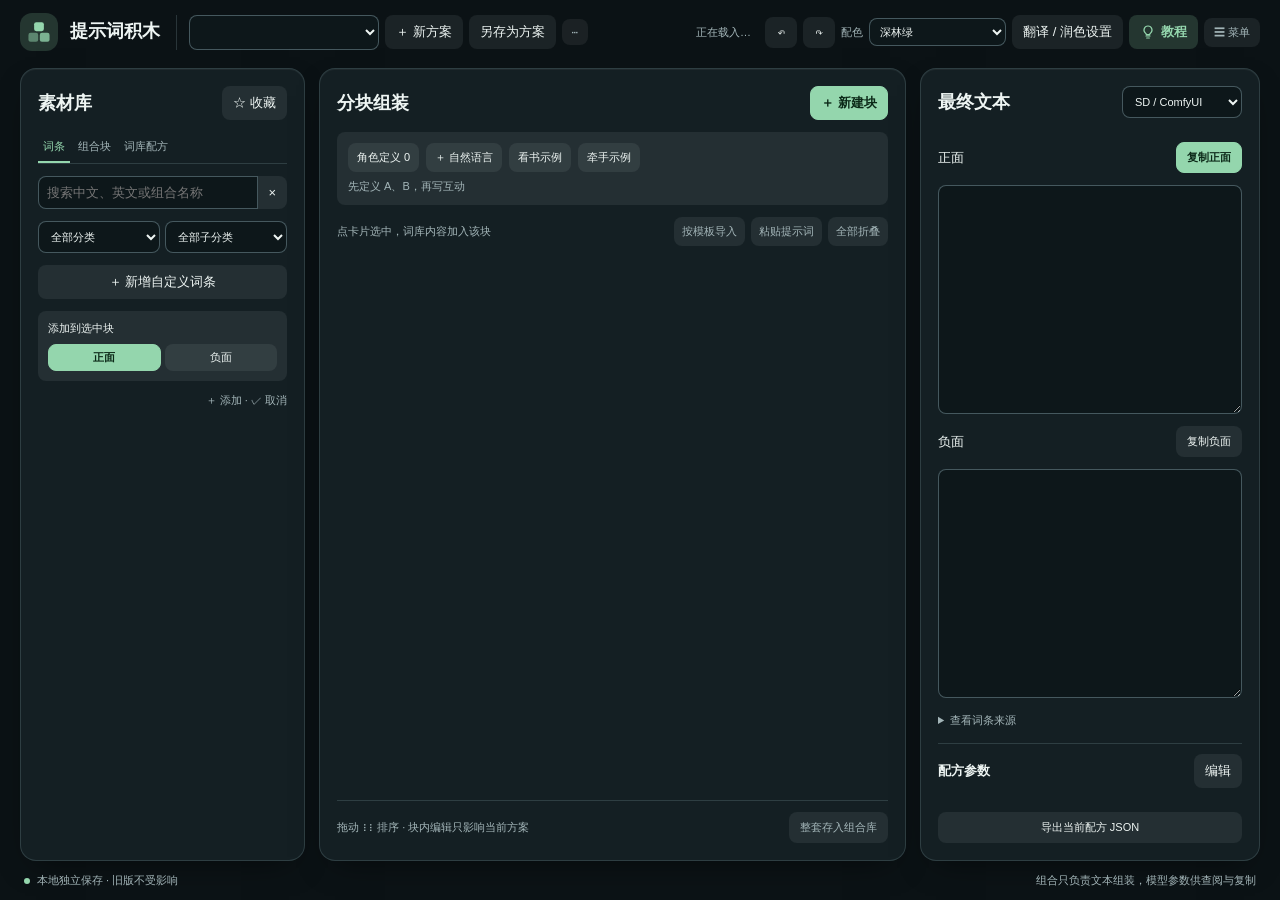
<file: ui/index.html>
<!doctype html>
<html lang="zh-CN"><head><meta charset="utf-8"><meta name="viewport" content="width=device-width,initial-scale=1"><title>提示词积木 · 分块组装版</title><link rel="stylesheet" href="style.css"></head>
<body><header><div class="brand"><svg class="mark" viewBox="0 0 32 32" aria-hidden="true"><rect x="3" y="17" width="12" height="11" rx="2.6" fill="currentColor" opacity=".5"/><rect x="17" y="17" width="12" height="11" rx="2.6" fill="currentColor" opacity=".78"/><rect x="10" y="4" width="12" height="11" rx="2.6" fill="currentColor"/></svg><div><h1>提示词积木 <small>独立新版</small></h1><p>把灵感分块，把配方留住</p></div></div><div class="project-bar"><span class="eyebrow">当前方案</span><select id="schemeSelect" aria-label="当前方案"></select><button id="newScheme">＋ 新方案</button><button id="duplicateScheme" title="完整保留当前分块，保存为新的独立方案">另存为方案</button><details class="menu"><summary title="更多方案操作" aria-label="更多方案操作">⋯</summary><div class="menu-pop"><button id="renameScheme">重命名方案</button><button id="deleteScheme" class="danger-item">删除方案</button></div></details><span id="schemeCount"></span></div><span class="spacer"></span><div class="actions"><span id="saveStatus" role="status">正在载入…</span><button id="undo" title="撤销 Ctrl+Z" aria-label="撤销">↶</button><button id="redo" title="重做 Ctrl+Shift+Z" aria-label="重做">↷</button><label class="theme-picker"><span>配色</span> <select id="themeSelect" aria-label="界面配色"><option value="forest">深林绿</option><option value="midnight">午夜蓝</option><option value="violet">雾紫夜</option><option value="ember">暖炭金</option><option value="graphite">石墨青柠</option><option value="neon">霓虹夜</option><option value="aurora">星云极光</option><option value="paper">奶油纸 · 浅色</option><option value="mist">雾白青 · 浅色</option><option value="sakura">樱花粉 · 浅色</option><option value="xuanzhi">宣纸朱砂 · 浅色</option></select></label><button id="translationSettings">翻译 / 润色设置</button><button id="tutorialBtn" class="tip-button" title="使用教程"><svg viewBox="0 0 24 24" aria-hidden="true"><path d="M9 18h6M10 21h4M12 3a6 6 0 0 0-3.6 10.8c.7.5 1.1 1.3 1.1 2.2h5c0-.9.4-1.7 1.1-2.2A6 6 0 0 0 12 3z" fill="none" stroke="currentColor" stroke-width="1.8" stroke-linecap="round" stroke-linejoin="round"/></svg><span>教程</span></button><details class="menu"><summary title="备份与帮助">☰ 菜单</summary><div class="menu-pop right"><button id="backup">导出备份</button><button id="restore">导入备份</button><hr><button id="help">使用说明</button></div></details></div></header>
<main><aside class="panel library"><div class="panel-heading"><h2>素材库 <small id="libraryCount"></small></h2><button id="favoriteOnly" aria-pressed="false">☆ 收藏</button></div><div class="tabs"><button id="libraryTab" class="active">词条</button><button id="templateTab">组合块 <span id="templateCount"></span></button><button id="bundleTab">词库配方</button></div>
<div class="search"><input id="search" placeholder="搜索中文、英文或组合名称" aria-label="搜索素材"><button id="clearSearch" aria-label="清空搜索">×</button></div>
<div id="wordFilters" class="filters"><select id="category" aria-label="词库分类"><option value="">全部分类</option></select><select id="group" aria-label="词库子分类"><option value="">全部子分类</option></select></div>
<button id="addLibraryWord" type="button">＋ 新增自定义词条</button>
<div id="bundleFilters" class="hidden"><select id="bundleSource" aria-label="配方来源"><option value="">全部来源</option></select></div>
<div id="templateTools" class="hidden"><div class="filters"><select id="templatePurpose" aria-label="按组合用途筛选"></select><select id="templateIP" aria-label="按组合IP出处筛选"></select></div><button id="importTemplate">＋ 粘贴并保存组合块</button></div>
<div class="target"><span id="targetName">添加到选中块</span><div class="segmented"><button id="positiveTarget" class="active">正面</button><button id="negativeTarget">负面</button></div></div>
<div class="list-caption"><span id="resultCount"></span><span id="libraryHint">＋ 添加 · ✓ 取消</span></div><div id="results" class="scroll"></div><button id="more" hidden>显示更多</button></aside>
<section class="panel workspace"><div class="panel-heading"><div><h2>分块组装 <small id="blockCount"></small></h2></div><button id="addBlock" class="primary">＋ 新建块</button></div><div class="language-bar"><button id="editCharacters">角色定义 <span id="characterCount">0</span></button><span id="characterSummary">先定义 A、B，再写互动</span><button id="addProse">＋ 自然语言</button><button id="languageDemo">看书示例</button><button id="handholdingDemo">牵手示例</button></div><div class="workspace-tools"><span>点卡片选中，词库内容加入该块</span><button id="agentTemplateImport">按模板导入</button><button id="paste">粘贴提示词</button><button id="foldAll">全部折叠</button></div><div id="blocks" class="scroll"></div><div class="workspace-footer"><span>拖动 ⋮⋮ 排序 · 块内编辑只影响当前方案</span><button id="saveSchemeTemplate" title="保存到左侧组合库，不会增加顶部方案选项">整套存入组合库</button></div></section>
<aside class="panel output"><div class="panel-heading"><div><h2>最终文本</h2></div><select id="format" aria-label="输出格式"><option value="comfy">SD / ComfyUI</option><option value="nai">NovelAI</option><option value="plain">纯文本</option></select></div><p id="formatNote" class="muted"></p>
<div class="output-heading"><label for="positiveOutput">正面 <small id="positiveCount"></small></label><button id="copyPositive" class="primary">复制正面</button></div><textarea id="positiveOutput" readonly spellcheck="false"></textarea>
<div class="output-heading"><label for="negativeOutput">负面 <small id="negativeCount"></small></label><button id="copyNegative">复制负面</button></div><textarea id="negativeOutput" readonly spellcheck="false"></textarea>
<div id="warnings" role="status"></div><details id="sourceDetails"><summary>查看词条来源</summary><div id="sourceList"></div></details>
<div class="parameter-heading"><h3>配方参数</h3><button id="editParams">编辑</button></div><div id="parameters"></div><button id="exportScheme">导出当前配方 JSON</button></aside></main>
<footer><span><i></i>本地独立保存 · 旧版不受影响</span><span>组合只负责文本组装，模型参数供查阅与复制</span></footer><div id="toast" role="status"></div>
<dialog id="tutorial" class="tutorial-dialog" aria-labelledby="tutorialTitle"><div class="dialog-heading"><h2 id="tutorialTitle">使用教程</h2><button type="button" id="tutorialClose" aria-label="关闭教程">×</button></div><div class="tutorial-layout"><nav id="tutorialNav" aria-label="教程目录"></nav><article id="tutorialBody" class="tutorial-body"></article></div></dialog>
<dialog id="modal"><form method="dialog" id="modalForm"><div class="dialog-heading"><h2 id="modalTitle"></h2><button value="cancel" aria-label="关闭弹窗">×</button></div><div id="modalBody"></div><p id="modalError" role="alert"></p><div class="dialog-actions"><button value="cancel">取消</button><button id="modalConfirm" value="ok" class="primary">保存</button></div></form></dialog>
<script src="parser.js"></script><script src="model.js"></script><script src="language.js"></script><script src="workspace-tools.js"></script><script src="bundles.js"></script><script src="agent-template.js"></script><script src="block-search.js"></script><script src="template-filters.js"></script><script src="app.js"></script><script src="menus.js"></script><script src="tutorial-content.js"></script><script src="tutorial.js"></script></body></html>
</file>
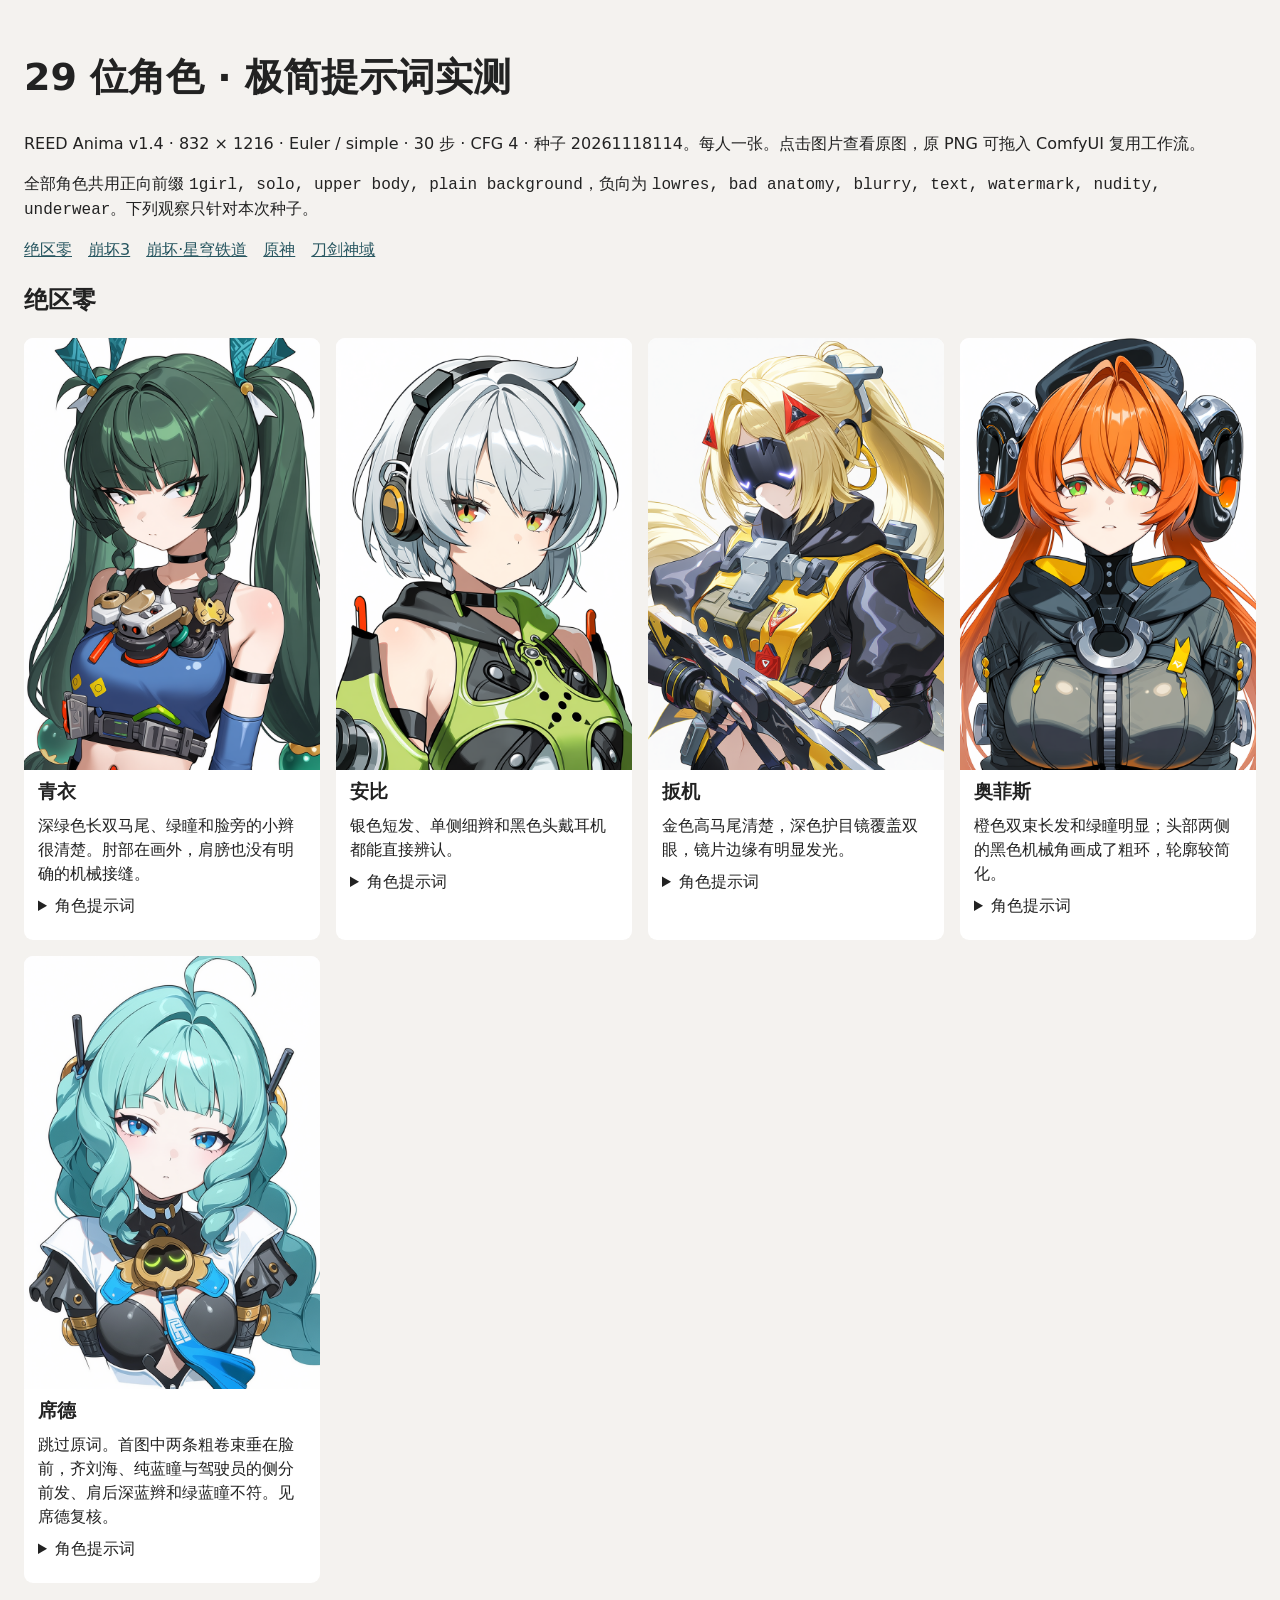
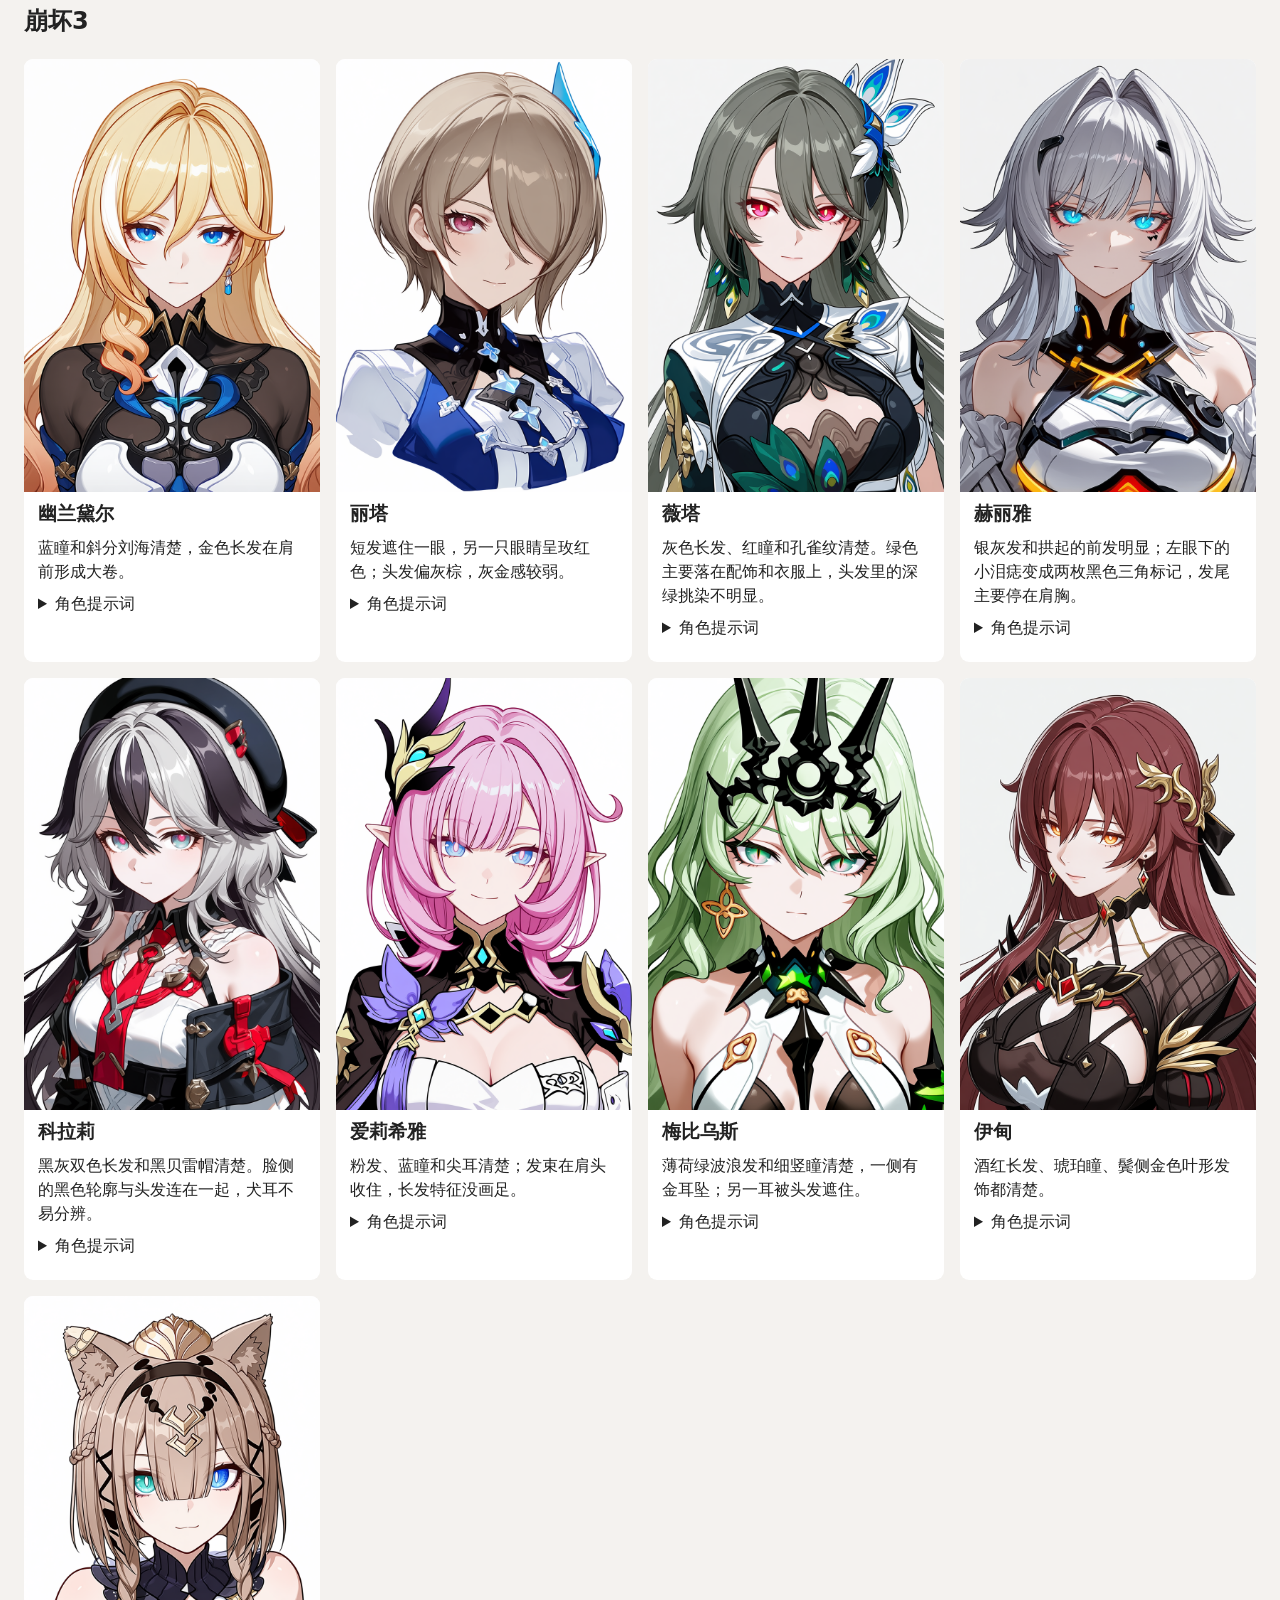
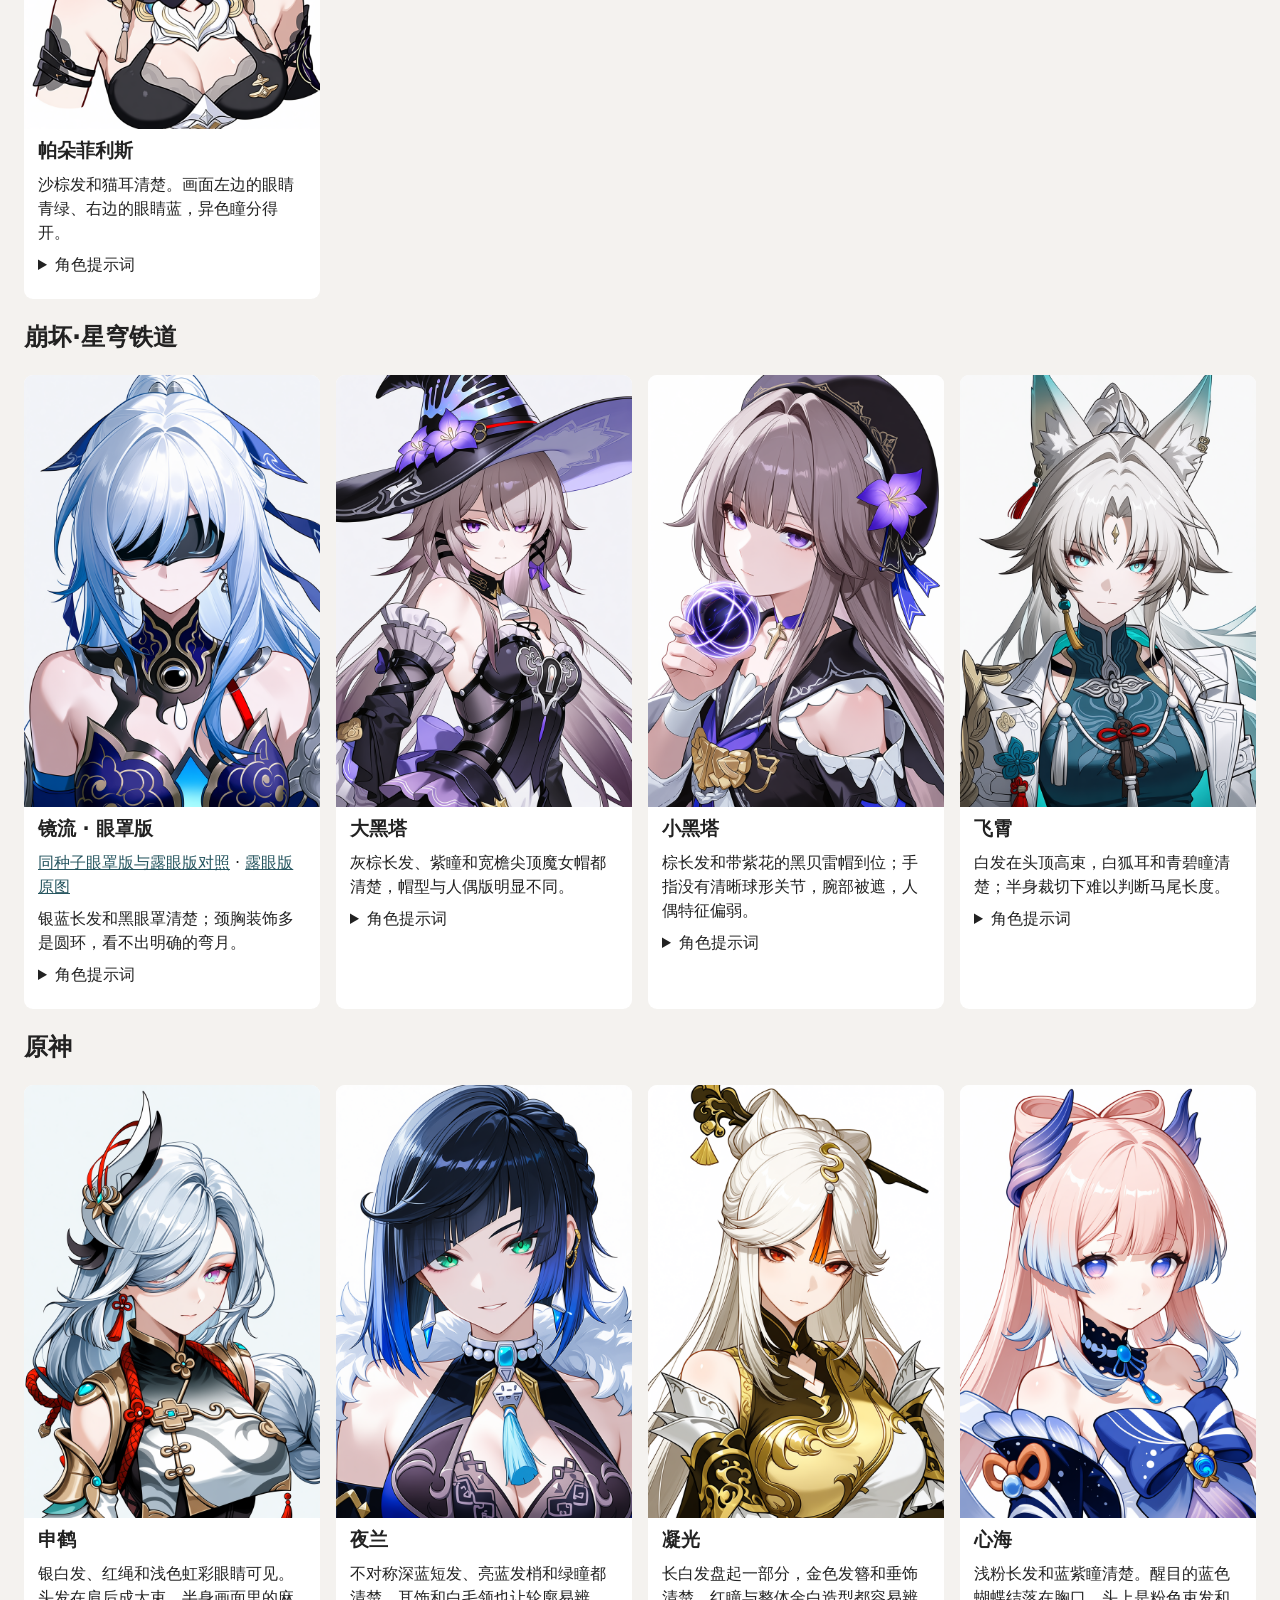
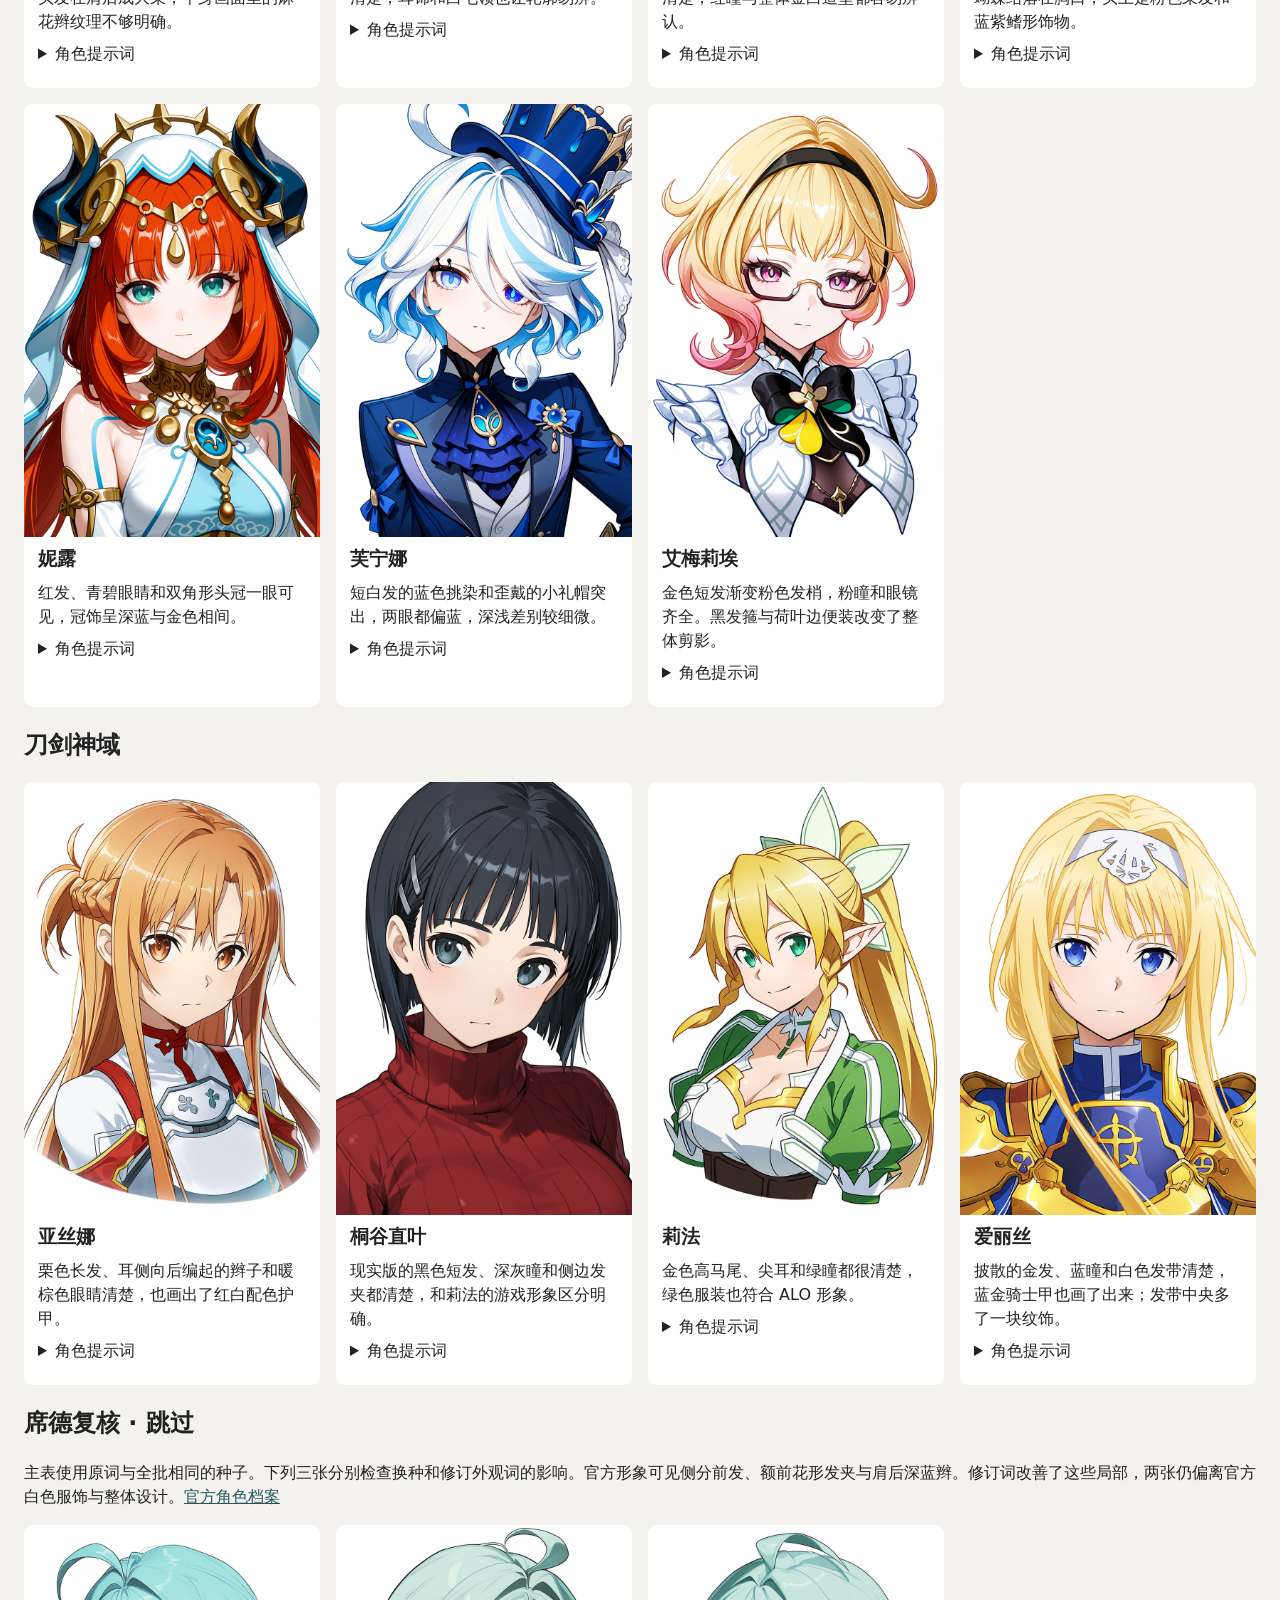
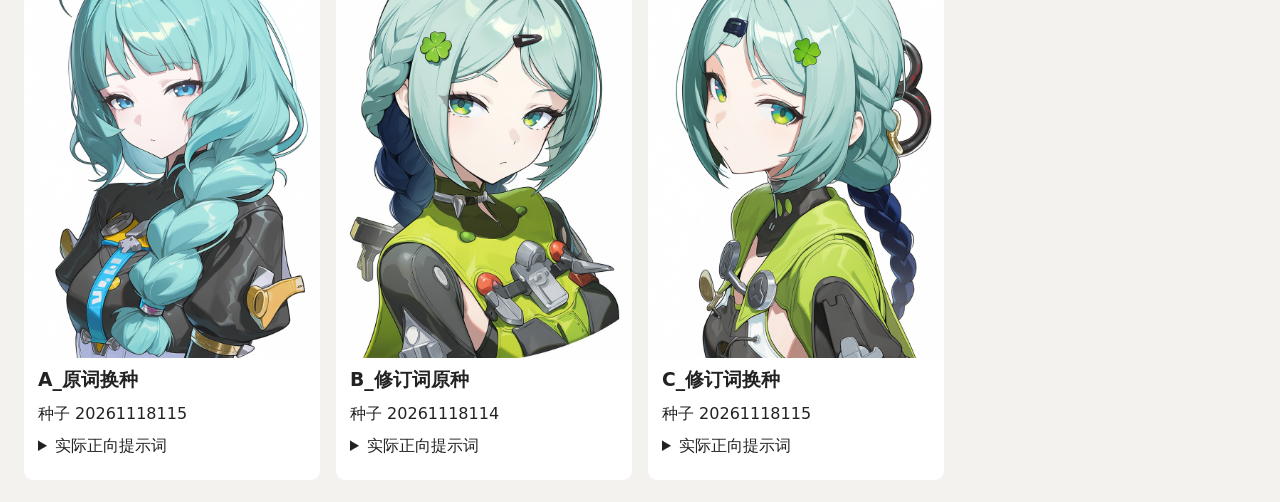
<file: examples/角色实测/角色极简词实测.html>
<!doctype html><html lang="zh-CN"><meta charset="utf-8"><meta name="viewport" content="width=device-width,initial-scale=1"><title>29 位角色 · 极简提示词实测</title><style>body{margin:0 auto;padding:24px;max-width:1450px;background:#f4f2ef;color:#222;font:16px/1.5 system-ui,sans-serif}a{color:#275660}nav a{margin-right:1rem}h1{font-size:clamp(25px,4vw,38px)}section{display:grid;gap:16px;grid-template-columns:repeat(auto-fill,minmax(min(100%,235px),1fr))}article{overflow:hidden;background:white;border-radius:9px;padding-bottom:14px}article h3,article p,article details{margin:8px 14px}article a img{display:block;width:100%;height:auto}summary{cursor:pointer}code{overflow-wrap:anywhere}</style><h1>29 位角色 · 极简提示词实测</h1><p>REED Anima v1.4 · 832 × 1216 · Euler / simple · 30 步 · CFG 4 · 种子 20261118114。每人一张。点击图片查看原图，原 PNG 可拖入 ComfyUI 复用工作流。</p><p>全部角色共用正向前缀 <code>1girl, solo, upper body, plain background</code>，负向为 <code>lowres, bad anatomy, blurry, text, watermark, nudity, underwear</code>。下列观察只针对本次种子。</p><nav><a href="#g0">绝区零</a><a href="#g1">崩坏3</a><a href="#g2">崩坏·星穹铁道</a><a href="#g3">原神</a><a href="#g4">刀剑神域</a></nav><h2 id="g0">绝区零</h2><section><article><a href="01_青衣_00001_.png"><img loading="lazy" width="832" height="1216" src="01_青衣_00001_.png" alt="青衣实测图"></a><h3>青衣</h3><p>深绿色长双马尾、绿瞳和脸旁的小辫很清楚。肘部在画外，肩膀也没有明确的机械接缝。</p><details><summary>角色提示词</summary><p><code>qingyi, zenless zone zero, long green twintails, green eyes, mechanical joints</code></p></details></article><article><a href="02_安比_00001_.png"><img loading="lazy" width="832" height="1216" src="02_安比_00001_.png" alt="安比实测图"></a><h3>安比</h3><p>银色短发、单侧细辫和黑色头戴耳机都能直接辨认。</p><details><summary>角色提示词</summary><p><code>anby demara, zenless zone zero, short silver hair, single side braid, black headphones</code></p></details></article><article><a href="03_扳机_00001_.png"><img loading="lazy" width="832" height="1216" src="03_扳机_00001_.png" alt="扳机实测图"></a><h3>扳机</h3><p>金色高马尾清楚，深色护目镜覆盖双眼，镜片边缘有明显发光。</p><details><summary>角色提示词</summary><p><code>trigger, zenless zone zero, long blonde ponytail, luminous eye visor</code></p></details></article><article><a href="04_奥菲斯_00001_.png"><img loading="lazy" width="832" height="1216" src="04_奥菲斯_00001_.png" alt="奥菲斯实测图"></a><h3>奥菲斯</h3><p>橙色双束长发和绿瞳明显；头部两侧的黑色机械角画成了粗环，轮廓较简化。</p><details><summary>角色提示词</summary><p><code>orphie magnusson, zenless zone zero, long orange twintails, black mechanical horns, green eyes</code></p></details></article><article><a href="05_席德_00001_.png"><img loading="lazy" width="832" height="1216" src="05_席德_00001_.png" alt="席德实测图"></a><h3>席德</h3><p>跳过原词。首图中两条粗卷束垂在脸前，齐刘海、纯蓝瞳与驾驶员的侧分前发、肩后深蓝辫和绿蓝瞳不符。见席德复核。</p><details><summary>角色提示词</summary><p><code>seed, zenless zone zero, long mint-blue braids, ahoge, blue eyes</code></p></details></article></section><h2 id="g1">崩坏3</h2><section><article><a href="06_幽兰黛尔_00001_.png"><img loading="lazy" width="832" height="1216" src="06_幽兰黛尔_00001_.png" alt="幽兰黛尔实测图"></a><h3>幽兰黛尔</h3><p>蓝瞳和斜分刘海清楚，金色长发在肩前形成大卷。</p><details><summary>角色提示词</summary><p><code>durandal, honkai impact 3rd, long wavy blonde hair, blue eyes, swept bangs</code></p></details></article><article><a href="07_丽塔_00001_.png"><img loading="lazy" width="832" height="1216" src="07_丽塔_00001_.png" alt="丽塔实测图"></a><h3>丽塔</h3><p>短发遮住一眼，另一只眼睛呈玫红色；头发偏灰棕，灰金感较弱。</p><details><summary>角色提示词</summary><p><code>rita rossweisse, honkai impact 3rd, short ash-blonde hair, bangs covering one eye, reddish pink eyes</code></p></details></article><article><a href="08_薇塔_00001_.png"><img loading="lazy" width="832" height="1216" src="08_薇塔_00001_.png" alt="薇塔实测图"></a><h3>薇塔</h3><p>灰色长发、红瞳和孔雀纹清楚。绿色主要落在配饰和衣服上，头发里的深绿挑染不明显。</p><details><summary>角色提示词</summary><p><code>vita, honkai impact 3rd, long grey hair with dark green streaks, red eyes, peacock motif</code></p></details></article><article><a href="09_赫丽雅_00001_.png"><img loading="lazy" width="832" height="1216" src="09_赫丽雅_00001_.png" alt="赫丽雅实测图"></a><h3>赫丽雅</h3><p>银灰发和拱起的前发明显；左眼下的小泪痣变成两枚黑色三角标记，发尾主要停在肩胸。</p><details><summary>角色提示词</summary><p><code>erdos helia, honkai impact 3rd, long silver-grey hair, hair intakes, beauty mark under left eye</code></p></details></article><article><a href="10_科拉莉_00001_.png"><img loading="lazy" width="832" height="1216" src="10_科拉莉_00001_.png" alt="科拉莉实测图"></a><h3>科拉莉</h3><p>黑灰双色长发和黑贝雷帽清楚。脸侧的黑色轮廓与头发连在一起，犬耳不易分辨。</p><details><summary>角色提示词</summary><p><code>coralie 6626 planck, honkai impact 3rd, long black and grey hair, black dog ears, black beret</code></p></details></article><article><a href="11_爱莉希雅_00001_.png"><img loading="lazy" width="832" height="1216" src="11_爱莉希雅_00001_.png" alt="爱莉希雅实测图"></a><h3>爱莉希雅</h3><p>粉发、蓝瞳和尖耳清楚；发束在肩头收住，长发特征没画足。</p><details><summary>角色提示词</summary><p><code>elysia, honkai impact 3rd, long pink hair, pointed elf ears, blue eyes</code></p></details></article><article><a href="12_梅比乌斯_00001_.png"><img loading="lazy" width="832" height="1216" src="12_梅比乌斯_00001_.png" alt="梅比乌斯实测图"></a><h3>梅比乌斯</h3><p>薄荷绿波浪发和细竖瞳清楚，一侧有金耳坠；另一耳被头发遮住。</p><details><summary>角色提示词</summary><p><code>mobius, honkai impact 3rd, long wavy mint-green hair, slit pupils, single gold earring</code></p></details></article><article><a href="13_伊甸_00001_.png"><img loading="lazy" width="832" height="1216" src="13_伊甸_00001_.png" alt="伊甸实测图"></a><h3>伊甸</h3><p>酒红长发、琥珀瞳、鬓侧金色叶形发饰都清楚。</p><details><summary>角色提示词</summary><p><code>eden, honkai impact 3rd, long wine-red hair, amber eyes, gold hair ornament</code></p></details></article><article><a href="14_帕朵菲利斯_00001_.png"><img loading="lazy" width="832" height="1216" src="14_帕朵菲利斯_00001_.png" alt="帕朵菲利斯实测图"></a><h3>帕朵菲利斯</h3><p>沙棕发和猫耳清楚。画面左边的眼睛青绿、右边的眼睛蓝，异色瞳分得开。</p><details><summary>角色提示词</summary><p><code>pardofelis, honkai impact 3rd, sandy brown hair, cat ears, one blue eye and one green eye</code></p></details></article></section><h2 id="g2">崩坏·星穹铁道</h2><section><article><a href="15_镜流_00001_.png"><img loading="lazy" width="832" height="1216" src="15_镜流_00001_.png" alt="镜流实测图"></a><h3>镜流 · 眼罩版</h3><p><a href="镜流造型对照/镜流双版本.jpg">同种子眼罩版与露眼版对照</a> · <a href="镜流造型对照/镜流_露眼版_00001_.png">露眼版原图</a></p><p>银蓝长发和黑眼罩清楚；颈胸装饰多是圆环，看不出明确的弯月。</p><details><summary>角色提示词</summary><p><code>jingliu, honkai: star rail, long silver hair, black blindfold, crescent moon motif</code></p></details></article><article><a href="16_大黑塔_00001_.png"><img loading="lazy" width="832" height="1216" src="16_大黑塔_00001_.png" alt="大黑塔实测图"></a><h3>大黑塔</h3><p>灰棕长发、紫瞳和宽檐尖顶魔女帽都清楚，帽型与人偶版明显不同。</p><details><summary>角色提示词</summary><p><code>the herta, honkai: star rail, very long ash-brown hair, wide-brimmed witch hat, purple eyes</code></p></details></article><article><a href="17_小黑塔_00001_.png"><img loading="lazy" width="832" height="1216" src="17_小黑塔_00001_.png" alt="小黑塔实测图"></a><h3>小黑塔</h3><p>棕长发和带紫花的黑贝雷帽到位；手指没有清晰球形关节，腕部被遮，人偶特征偏弱。</p><details><summary>角色提示词</summary><p><code>herta, honkai: star rail, long brown hair, purple flower on beret, ball-jointed doll</code></p></details></article><article><a href="18_飞霄_00001_.png"><img loading="lazy" width="832" height="1216" src="18_飞霄_00001_.png" alt="飞霄实测图"></a><h3>飞霄</h3><p>白发在头顶高束，白狐耳和青碧瞳清楚；半身裁切下难以判断马尾长度。</p><details><summary>角色提示词</summary><p><code>feixiao, honkai: star rail, high white ponytail, white fox ears, turquoise eyes</code></p></details></article></section><h2 id="g3">原神</h2><section><article><a href="19_申鹤_00001_.png"><img loading="lazy" width="832" height="1216" src="19_申鹤_00001_.png" alt="申鹤实测图"></a><h3>申鹤</h3><p>银白发、红绳和浅色虹彩眼睛可见。头发在肩后成大束，半身画面里的麻花辫纹理不够明确。</p><details><summary>角色提示词</summary><p><code>shenhe, genshin impact, long silver braid, red hair cords, pale iridescent eyes</code></p></details></article><article><a href="20_夜兰_00001_.png"><img loading="lazy" width="832" height="1216" src="20_夜兰_00001_.png" alt="夜兰实测图"></a><h3>夜兰</h3><p>不对称深蓝短发、亮蓝发梢和绿瞳都清楚，耳饰和白毛领也让轮廓易辨。</p><details><summary>角色提示词</summary><p><code>yelan, genshin impact, asymmetrical dark blue bob, blue hair tips, green eyes</code></p></details></article><article><a href="21_凝光_00001_.png"><img loading="lazy" width="832" height="1216" src="21_凝光_00001_.png" alt="凝光实测图"></a><h3>凝光</h3><p>长白发盘起一部分，金色发簪和垂饰清楚，红瞳与整体金白造型都容易辨认。</p><details><summary>角色提示词</summary><p><code>ningguang, genshin impact, long white hair, red eyes, golden hairpins</code></p></details></article><article><a href="22_心海_00001_.png"><img loading="lazy" width="832" height="1216" src="22_心海_00001_.png" alt="心海实测图"></a><h3>心海</h3><p>浅粉长发和蓝紫瞳清楚。醒目的蓝色蝴蝶结落在胸口，头上是粉色束发和蓝紫鳍形饰物。</p><details><summary>角色提示词</summary><p><code>sangonomiya kokomi, genshin impact, long pale pink hair, blue-violet eyes, large blue hair bow</code></p></details></article><article><a href="23_妮露_00001_.png"><img loading="lazy" width="832" height="1216" src="23_妮露_00001_.png" alt="妮露实测图"></a><h3>妮露</h3><p>红发、青碧眼睛和双角形头冠一眼可见，冠饰呈深蓝与金色相间。</p><details><summary>角色提示词</summary><p><code>nilou, genshin impact, long red hair, turquoise eyes, golden horned headdress</code></p></details></article><article><a href="24_芙宁娜_00001_.png"><img loading="lazy" width="832" height="1216" src="24_芙宁娜_00001_.png" alt="芙宁娜实测图"></a><h3>芙宁娜</h3><p>短白发的蓝色挑染和歪戴的小礼帽突出，两眼都偏蓝，深浅差别较细微。</p><details><summary>角色提示词</summary><p><code>furina, genshin impact, short white hair with blue streaks, blue heterochromia, tilted top hat</code></p></details></article><article><a href="25_艾梅莉埃_00001_.png"><img loading="lazy" width="832" height="1216" src="25_艾梅莉埃_00001_.png" alt="艾梅莉埃实测图"></a><h3>艾梅莉埃</h3><p>金色短发渐变粉色发梢，粉瞳和眼镜齐全。黑发箍与荷叶边便装改变了整体剪影。</p><details><summary>角色提示词</summary><p><code>emilie, genshin impact, blonde bob with pink tips, pink eyes, glasses</code></p></details></article></section><h2 id="g4">刀剑神域</h2><section><article><a href="26_亚丝娜_00001_.png"><img loading="lazy" width="832" height="1216" src="26_亚丝娜_00001_.png" alt="亚丝娜实测图"></a><h3>亚丝娜</h3><p>栗色长发、耳侧向后编起的辫子和暖棕色眼睛清楚，也画出了红白配色护甲。</p><details><summary>角色提示词</summary><p><code>yuuki asuna, sword art online, long chestnut hair, half-up braid, hazel eyes</code></p></details></article><article><a href="27_桐谷直叶_00001_.png"><img loading="lazy" width="832" height="1216" src="27_桐谷直叶_00001_.png" alt="桐谷直叶实测图"></a><h3>桐谷直叶</h3><p>现实版的黑色短发、深灰瞳和侧边发夹都清楚，和莉法的游戏形象区分明确。</p><details><summary>角色提示词</summary><p><code>kirigaya suguha, sword art online, short black hair, dark grey eyes, hair clip</code></p></details></article><article><a href="28_莉法_00001_.png"><img loading="lazy" width="832" height="1216" src="28_莉法_00001_.png" alt="莉法实测图"></a><h3>莉法</h3><p>金色高马尾、尖耳和绿瞳都很清楚，绿色服装也符合 ALO 形象。</p><details><summary>角色提示词</summary><p><code>leafa, sword art online, high blonde ponytail, pointed elf ears, green eyes</code></p></details></article><article><a href="29_爱丽丝_00001_.png"><img loading="lazy" width="832" height="1216" src="29_爱丽丝_00001_.png" alt="爱丽丝实测图"></a><h3>爱丽丝</h3><p>披散的金发、蓝瞳和白色发带清楚，蓝金骑士甲也画了出来；发带中央多了一块纹饰。</p><details><summary>角色提示词</summary><p><code>alice zuberg, sword art online, long golden hair, blue eyes, white headband</code></p></details></article></section><h2>席德复核 · 跳过</h2><p>主表使用原词与全批相同的种子。下列三张分别检查换种和修订外观词的影响。官方形象可见侧分前发、额前花形发夹与肩后深蓝辫。修订词改善了这些局部，两张仍偏离官方白色服饰与整体设计。<a href="https://www.hoyolab.com/article/40193008">官方角色档案</a></p><section><article><a href="席德复核/A_原词换种_00001_.png"><img loading="lazy" src="席德复核/A_原词换种_00001_.png" alt="席德复核图"></a><h3>A_原词换种</h3><p>种子 20261118115</p><details><summary>实际正向提示词</summary><p><code>1girl, solo, upper body, plain background, seed, zenless zone zero, long mint-blue braids, ahoge, blue eyes</code></p></details></article><article><a href="席德复核/B_修订词原种_00001_.png"><img loading="lazy" src="席德复核/B_修订词原种_00001_.png" alt="席德复核图"></a><h3>B_修订词原种</h3><p>种子 20261118114</p><details><summary>实际正向提示词</summary><p><code>1girl, solo, upper body, plain background, seed, zenless zone zero, pale aqua side-swept bob with a dark blue braid behind her shoulder, four-leaf clover hair clip, green-blue eyes</code></p></details></article><article><a href="席德复核/C_修订词换种_00001_.png"><img loading="lazy" src="席德复核/C_修订词换种_00001_.png" alt="席德复核图"></a><h3>C_修订词换种</h3><p>种子 20261118115</p><details><summary>实际正向提示词</summary><p><code>1girl, solo, upper body, plain background, seed, zenless zone zero, pale aqua side-swept bob with a dark blue braid behind her shoulder, four-leaf clover hair clip, green-blue eyes</code></p></details></article></section></html>
</file>
<file: ui/style.css>
:root{color-scheme:dark;--bg:#091115;--panel:#1b2a30;--raised:#334d57;--border:#728e98;--text:#f4faf8;--muted:#c6d3d8;--accent:#b9dfc5;--accent-ink:#163627;--danger:#ffb6a5;--gold:#e9c68b;font-family:"Segoe UI","Microsoft YaHei",sans-serif;font-size:13px;--hover:#405e69;--scrollbar:#829ca5;--separator:#586f79;--selected-border:#b9dfc5;--block:#2e4650;--selection-shadow:#b9dfc520;--token-bg:#3e5b66;--token-border:#91a8b2;--input-bg:#0d181e;--warning-bg:#3a3020;--toast-bg:#233931;--overlay:#060c10b8;;--selected-bg:#294d42}*{box-sizing:border-box}body{margin:0;background:var(--bg);color:var(--text)}button,input,select,textarea{font:inherit;color:inherit;border:1px solid var(--border);border-radius:8px;background:var(--raised)}button{cursor:pointer;padding:7px 10px;white-space:nowrap}button:hover{border-color:var(--muted);background:var(--hover)}button:disabled{opacity:.35;cursor:default}button:focus-visible,input:focus-visible,select:focus-visible,textarea:focus-visible,summary:focus-visible{outline:2px solid var(--accent);outline-offset:2px}input,select{padding:8px;min-width:0}textarea{padding:11px;resize:vertical;line-height:1.7}input[type=checkbox]{accent-color:var(--accent);width:15px;height:15px;flex-shrink:0}h1,h2,h3,p{margin:0}h1{font-size:21px}h2{font-size:18px}h3{font-size:13px}small,.muted{font-size:11px;color:var(--muted)}header{height:83px;padding:15px 24px;display:flex;align-items:center;justify-content:space-between;border-bottom:1px solid var(--border);gap:15px}.brand,.actions,.project-bar,.panel-heading,.output-heading,.parameter-heading,.workspace-tools,.workspace-footer,.dialog-heading,.dialog-actions{display:flex;align-items:center;gap:9px}.brand{gap:12px}.brand p{font-size:11px;color:var(--muted);margin-top:4px;letter-spacing:2px}h1 small{font-size:11px;margin-left:5px;border:1px solid var(--border);border-radius:4px;padding:3px 5px}.mark{font-size:36px;color:var(--accent)}.actions #saveStatus{font-size:11px;color:var(--muted);margin-right:8px}.project-bar{height:61px;padding:12px 24px}.project-bar select{min-width:200px;max-width:380px}.eyebrow{font-size:11px;color:var(--accent);letter-spacing:1.6px}.spacer{flex:1}#schemeCount{font-size:11px;color:var(--muted)}main{display:grid;grid-template-columns:285px minmax(420px,1fr) 340px;gap:14px;padding:0 20px;height:calc(100dvh - 183px);min-height:510px}.panel{background:var(--panel);border:1px solid var(--border);border-radius:16px;padding:17px;min-height:0;min-width:0;display:flex;flex-direction:column;gap:12px}.panel-heading,.output-heading,.parameter-heading,.workspace-footer{justify-content:space-between}.panel-heading h2 small{margin-left:4px}.panel-heading .eyebrow{display:block;margin-bottom:3px}.tabs{display:flex;border-bottom:1px solid var(--border);gap:8px}.tabs button{background:none;border:0;border-bottom:2px solid transparent;border-radius:0;color:var(--muted)}.tabs .active{border-bottom-color:var(--accent);color:var(--accent)}.search{display:flex}.search input{flex:1;min-width:0;border-radius:8px 0 0 8px}.search button{border-left:0;border-radius:0 8px 8px 0}.filters{display:flex;gap:5px}.filters select{width:50%;font-size:11px}.target{border:1px solid var(--border);border-radius:8px;padding:9px;display:flex;flex-direction:column;gap:8px;font-size:11px}.target>span{white-space:nowrap;overflow:hidden;text-overflow:ellipsis}.segmented{display:flex;gap:4px}.segmented button{flex:1;font-size:11px;padding:5px}.segmented .active,button.primary{background:var(--accent);color:var(--accent-ink);border-color:var(--accent)}button.active{border-color:var(--accent)}.list-caption{display:flex;justify-content:space-between;color:var(--muted);font-size:11px}.scroll{overflow:auto;min-height:0;scrollbar-width:thin;scrollbar-color:var(--scrollbar) transparent}.library #results{flex:1}.word{display:flex;align-items:center;gap:6px;padding:10px 0;border-bottom:1px solid var(--separator)}.word-info{flex:1;min-width:0}.word strong{display:block;font-size:13px;font-weight:500}.word small{display:block;font-size:11px;overflow-wrap:anywhere;margin-top:4px}.word button{padding:4px 7px}.word .star{border:0;background:none;padding:4px;color:var(--muted)}.word .added,.word .on{color:var(--accent);border-color:var(--selected-border)}.badge{font-size:11px;color:var(--gold);margin-left:5px}.template{border-bottom:1px solid var(--border);padding:12px 0}.template h3{font-size:13px;line-height:1.6}.template p{font-size:11px;color:var(--muted);margin:4px 0 8px}.template .actions{flex-wrap:wrap;gap:4px}.template button{font-size:11px;padding:5px 7px}.workspace-tools{justify-content:space-between;font-size:11px;color:var(--muted);gap:6px}.workspace-tools span{flex:1}.workspace-tools button{font-size:11px;padding:6px 7px}#blocks{flex:1;padding:2px 5px 2px 2px;display:flex;flex-direction:column;gap:12px}.block{border:1px solid var(--border);border-radius:12px;background:var(--block);flex-shrink:0;overflow:hidden;transition:border-color .1s}.block.selected{border-color:var(--accent);box-shadow:0 0 0 1px var(--selection-shadow)}.block.disabled{opacity:.55}.block.drag-over{border:2px dashed var(--gold)}.block-head{display:flex;align-items:center;gap:7px;padding:12px 10px;cursor:pointer}.drag{cursor:grab;background:transparent;border:0;color:var(--muted);font-size:16px;padding:2px}.block-title{min-width:0;flex:1}.block-title b{font-size:13px;display:block;white-space:nowrap;overflow:hidden;text-overflow:ellipsis}.block-title small{display:block;margin-top:3px}.block-head button{padding:4px 7px}.block-head input[type=number]{width:57px;font-size:11px;padding:5px}.block-head .weight-label{font-size:11px;color:var(--muted)}.block-actions{display:flex;flex-wrap:wrap;gap:4px;padding:0 10px 10px}.block-actions button{font-size:11px;background:transparent;padding:4px 7px}.block-body{border-top:1px solid var(--border);padding:10px 12px}.token-side-label{font-size:11px;color:var(--muted);margin-bottom:7px;display:flex;justify-content:space-between}.token-list{display:flex;flex-wrap:wrap;gap:5px;margin-bottom:9px}.token{display:flex;align-items:center;max-width:100%;background:var(--token-bg);border:1px solid var(--token-border);border-radius:8px;padding:3px 4px;gap:3px}.token.off{opacity:.45}.token input{width:12px;height:12px}.token .edit-token{cursor:grab;background:none;border:0;padding:2px 3px;white-space:normal;overflow-wrap:anywhere;text-align:left;font-size:11px}.token .remove-token{background:none;border:0;color:var(--muted);padding:0 3px}.weight-badge{color:var(--gold);font-size:11px}.empty{padding:25px 10px;text-align:center;color:var(--muted);line-height:1.8;font-size:13px}.block-body .empty{padding:4px;text-align:left;font-size:11px}.workspace-footer{border-top:1px solid var(--border);padding-top:11px;font-size:11px;color:var(--muted)}.workspace-footer button{font-size:11px}.output{overflow:auto}.output>textarea{min-height:115px;height:155px;flex:1;flex-shrink:0;width:100%;font:11px/1.8 Consolas,monospace;resize:vertical;background:var(--input-bg)}.output-heading{font-size:13px}.output-heading button{font-size:11px}.output #format{width:120px;font-size:11px}.output .muted{line-height:1.7}.warning{color:var(--gold);background:var(--warning-bg);border-radius:8px;font-size:11px;line-height:1.6;padding:8px;margin:5px 0}#warnings:empty{display:none}details{font-size:11px;color:var(--muted)}summary{cursor:pointer;padding:3px 0}#sourceList{max-height:180px;overflow:auto}#sourceList p{margin:7px 0;overflow-wrap:anywhere;line-height:1.5}.parameter-heading{padding-top:10px;border-top:1px solid var(--border)}#parameters{font-size:11px;color:var(--muted);line-height:1.8;overflow-wrap:anywhere}#exportScheme{font-size:11px}footer{height:39px;display:flex;align-items:center;justify-content:space-between;padding:0 24px;font-size:11px;color:var(--muted)}footer i{display:inline-block;width:6px;height:6px;background:var(--accent);border-radius:50%;margin-right:7px}.hidden{display:none!important}.quiet{background:none;color:var(--muted)}#toast{position:fixed;bottom:48px;left:50%;transform:translateX(-50%);padding:11px 18px;border:1px solid var(--accent);background:var(--toast-bg);color:var(--text);border-radius:8px;pointer-events:none;opacity:0;transition:opacity .15s;z-index:10}#toast.show{opacity:1}dialog{color:var(--text);background:var(--panel);border:1px solid var(--border);border-radius:16px;padding:22px;width:min(680px,90vw);max-height:88vh}dialog::backdrop{background:var(--overlay)}dialog form{display:flex;flex-direction:column;gap:16px}.dialog-heading,.dialog-actions{justify-content:space-between}.dialog-heading h2{font-size:18px}.dialog-actions{justify-content:flex-end}#modalBody{display:flex;flex-direction:column;gap:12px;max-height:62vh;overflow:auto;padding:2px}#modalBody label{display:flex;flex-direction:column;gap:6px;color:var(--muted);font-size:13px}#modalBody input,#modalBody select,#modalBody textarea{width:100%;color:var(--text)}#modalBody textarea{min-height:100px;font-size:13px}#modalBody p{font-size:13px;color:var(--muted);line-height:1.8}.form-row{display:grid;grid-template-columns:1fr 1fr;gap:12px}.preview{background:var(--input-bg);border:1px solid var(--border);border-radius:8px;padding:10px;font-size:11px;line-height:1.7;max-height:100px;overflow:auto;white-space:pre-wrap}#modalError{color:var(--danger);font-size:13px;white-space:pre-wrap}#modalError:empty{display:none}@media(max-width:1250px){main{grid-template-columns:245px minmax(390px,1fr) 285px;gap:10px;padding:0 12px}.panel{padding:12px}header{padding:12px 17px}.actions{gap:5px}.actions button{font-size:11px}.project-bar{padding:12px 17px}.workspace-tools span{max-width:115px}.block-head{gap:4px}.block-head .weight-label{display:none}.output .panel-heading{gap:5px}.output h2{font-size:15px}}@media(max-height:800px){header{height:70px}.project-bar{height:53px}main{height:calc(100dvh - 162px)}.panel{gap:9px}.output>textarea{min-height:95px;height:110px}}

/* Color tokens cover cards, chips, dialogs, form controls and native select color schemes. */
:root[data-theme="midnight"]{color-scheme:dark;--bg:#0a1020;--panel:#1c2b44;--raised:#334b70;--border:#758caf;--text:#f2f6ff;--muted:#c5d2eb;--accent:#aecbff;--accent-ink:#172e50;--danger:#ffb2ac;--gold:#f1d298;--hover:#405c85;--scrollbar:#839fc6;--separator:#52698d;--selected-border:#aecbff;--block:#304565;--selection-shadow:#aecbff25;--token-bg:#405d82;--token-border:#95add0;--input-bg:#0d1729;--warning-bg:#393022;--toast-bg:#243b55;--overlay:#050b18bb;--selected-bg:#29466a}
:root[data-theme="violet"]{color-scheme:dark;--bg:#120d1a;--panel:#2c243b;--raised:#4c3c60;--border:#9782b0;--text:#fbf5ff;--muted:#dacde9;--accent:#dbc2f7;--accent-ink:#352149;--danger:#ffb3be;--gold:#efd09c;--hover:#5d4975;--scrollbar:#a08bb9;--separator:#796387;--selected-border:#dbc2f7;--block:#473856;--selection-shadow:#dbc2f725;--token-bg:#59466e;--token-border:#b39acb;--input-bg:#1b1425;--warning-bg:#3c302b;--toast-bg:#3c2d4f;--overlay:#110819bb;--selected-bg:#4c365f}
:root[data-theme="ember"]{color-scheme:dark;--bg:#130f0b;--panel:#30281f;--raised:#514230;--border:#a18b6c;--text:#fff7e9;--muted:#e1d1b8;--accent:#eac48c;--accent-ink:#3b2914;--danger:#ffb09a;--gold:#f4d9a6;--hover:#65513b;--scrollbar:#ad9575;--separator:#7e6b53;--selected-border:#eac48c;--block:#4b3e2f;--selection-shadow:#eac48c25;--token-bg:#614e38;--token-border:#bca27d;--input-bg:#1c160f;--warning-bg:#47341e;--toast-bg:#493823;--overlay:#100b07bb;--selected-bg:#58432a}
:root[data-theme="paper"]{color-scheme:light;--bg:#f1eee6;--panel:#fffcf5;--raised:#f3ede1;--border:#cec3b0;--text:#342c23;--muted:#75634e;--accent:#765337;--accent-ink:#fffaf2;--danger:#a43124;--gold:#80510b;--hover:#e9dfcf;--scrollbar:#b8a68d;--separator:#e1d7c8;--selected-border:#977044;--block:#faf5eb;--selection-shadow:#76533725;--token-bg:#eee3d0;--token-border:#c7b493;--input-bg:#fffdf8;--warning-bg:#fae9c6;--toast-bg:#f5e8d4;--overlay:#30271a66}
:root[data-theme="mist"]{color-scheme:light;--bg:#eaf1f1;--panel:#fafdfe;--raised:#eaf2f2;--border:#b7cccc;--text:#203a3d;--muted:#496a70;--accent:#24676a;--accent-ink:#f5ffff;--danger:#ac352f;--gold:#805319;--hover:#d9e8e9;--scrollbar:#90b1b4;--separator:#d2e1e2;--selected-border:#4a8588;--block:#f0f7f7;--selection-shadow:#24676a25;--token-bg:#dbecec;--token-border:#a9c9cb;--input-bg:#ffffff;--warning-bg:#f7eaca;--toast-bg:#ddefe9;--overlay:#14383b66}
.theme-picker{display:flex;align-items:center;gap:6px;font-size:11px;color:var(--muted);white-space:nowrap}.theme-picker select{font-size:11px;width:137px;padding:6px;color:var(--text)}
@media(max-width:1250px){.theme-picker{gap:4px;font-size:11px}.theme-picker select{width:115px}.actions #saveStatus{margin-right:2px;font-size:11px}.brand p{letter-spacing:1px}}

/* Dark themes: distinct surfaces and a persistent selection rail. */
:root:is([data-theme="forest"],[data-theme="midnight"],[data-theme="violet"],[data-theme="ember"]) .block.selected{background:var(--selected-bg);box-shadow:inset 4px 0 0 var(--accent),0 0 0 1px var(--selection-shadow)}
:root:is([data-theme="forest"],[data-theme="midnight"],[data-theme="violet"],[data-theme="ember"]) .block-actions button{background:var(--raised);border-color:var(--border)}
:root:is([data-theme="forest"],[data-theme="midnight"],[data-theme="violet"],[data-theme="ember"]) .block-actions button:hover{background:var(--hover)}
:root:is([data-theme="forest"],[data-theme="midnight"],[data-theme="violet"],[data-theme="ember"]) input::placeholder{color:var(--muted);opacity:.85}

/* Character aliases and paired Chinese/English prose editing. */
.language-bar{display:flex;flex-wrap:wrap;gap:7px;align-items:center;padding:10px;border:1px solid var(--border);border-radius:8px;background:var(--input-bg)}
.language-bar button{font-size:11px;padding:6px 8px}.language-bar #characterSummary{flex-basis:100%;order:5;overflow-wrap:anywhere;font-size:11px;color:var(--muted)}
.language-dialog{width:min(940px,94vw)}.translation-pair{display:flex;flex-direction:column;gap:9px;padding:10px;border:1px solid var(--border);border-radius:8px}
.language-actions{display:flex;flex-wrap:wrap;gap:7px;align-items:center}.language-actions button{font-size:11px}.language-actions .muted{flex-basis:100%;line-height:1.7}
#modalBody .translation-pair textarea{min-height:145px;background:var(--input-bg);line-height:1.8}
#modalBody .check-label{flex-direction:row;align-items:center;gap:8px}#modalBody .check-label input{width:15px;height:15px}
.character-editor{display:flex;flex-direction:column;gap:14px}.character-definition{display:flex;flex-direction:column;gap:10px;padding:12px;border:1px solid var(--border);border-radius:8px;background:var(--block)}
.prose-body p{white-space:pre-wrap;overflow-wrap:anywhere;font-size:13px;line-height:1.8;margin:6px 0 12px}.prose-source{color:var(--text)}.prose-english{padding:9px;background:var(--input-bg);border-radius:8px;color:var(--muted)}
.warning.error{color:var(--danger);border:1px solid var(--danger)}
@media(max-width:1250px){.project-bar{gap:6px}.project-bar select{min-width:180px;max-width:260px}.project-bar button{font-size:11px;padding:6px 8px}#schemeCount{display:none}}

[hidden]{display:none!important}

/* Keep content at its natural height; only the dialog body yields and scrolls. */
dialog.language-dialog{max-height:90dvh;overflow:hidden}
.language-dialog form{max-height:calc(90dvh - 44px);min-height:0}
.language-dialog .dialog-heading,.language-dialog .dialog-actions,.language-dialog #modalError{flex:0 0 auto}
.language-dialog #modalBody{flex:1 1 auto;min-height:0;max-height:none;overflow:auto;scrollbar-gutter:stable}
.language-dialog #modalBody>*{flex-shrink:0}
.language-dialog #modalBody>.preview{min-height:160px;max-height:240px;overflow:auto;overflow-wrap:anywhere}
.language-dialog .translation-pair .form-row{min-width:0}
.language-dialog .translation-pair .form-row>label{min-width:0}
.polish-panel{display:flex;flex-direction:column;gap:10px;border:1px solid var(--accent);border-radius:8px;padding:12px;background:var(--input-bg)}
.polish-panel p{margin:0;line-height:1.7}.polish-notes{display:flex;flex-direction:column;gap:6px}

.role-insert{gap:6px;min-height:30px}.role-insert .muted{flex-basis:auto;line-height:1.4}.role-insert button{padding:4px 8px}
.role-preview{white-space:pre-wrap;overflow-wrap:anywhere;line-height:1.9;font-size:13px;max-height:220px;overflow:auto;padding:10px;border:1px solid var(--border);border-radius:8px}
.role-change{background:var(--accent);color:var(--accent-ink);border-radius:4px;padding:1px 3px;font-weight:600;text-decoration:underline;text-underline-offset:3px}
.library .tabs{gap:3px}.library .tabs button{font-size:11px;padding:7px 5px}.bundle-excerpt{display:-webkit-box;-webkit-box-orient:vertical;-webkit-line-clamp:2;overflow:hidden;overflow-wrap:anywhere}.bundle-option .added{color:var(--accent);border-color:var(--accent)}#bundleSource{width:100%;font-size:11px}
.block-quick-input{border-top:1px solid var(--separator);padding-top:9px;margin-top:6px}.block-quick-input textarea{width:100%;min-height:52px;max-height:180px;padding:7px;font-size:13px;background:var(--input-bg)}.block-input-actions{display:flex;align-items:center;gap:7px;margin-top:6px;flex-wrap:wrap}.block-input-actions select,.block-input-actions button{font-size:11px;padding:5px 7px}.block-input-actions small{margin-left:auto}

.workspace-tools{flex-wrap:wrap}
dialog.agent-template-dialog{width:min(1100px,95vw)}
.template-actions{flex-wrap:wrap}
.template-import-grid{display:grid;grid-template-columns:minmax(0,1fr) minmax(0,1fr);gap:16px;min-height:0}
.template-import-input,.template-import-preview{min-width:0}
#modalBody .template-import-input textarea{min-height:300px;height:43vh;max-height:55vh;font:12px/1.7 Consolas,monospace;background:var(--input-bg);white-space:pre}
.template-import-preview{padding:12px;background:var(--input-bg);border:1px solid var(--border);border-radius:8px;max-height:49vh;overflow:auto;overflow-wrap:anywhere}
.template-block-preview{padding:10px 0;border-bottom:1px solid var(--separator)}
.template-block-preview p{white-space:pre-wrap}
@media(max-width:800px){.template-import-grid{grid-template-columns:1fr}#modalBody .template-import-input textarea{min-height:160px;height:25vh}.template-import-preview{max-height:30vh}}

.block-find-bar {display:flex;align-items:center;gap:10px;padding:7px 12px}
.block-find-bar input {min-width:0;max-width:28em;flex:1}
.block-find-bar small {white-space:nowrap}
.block-find-toggle[aria-expanded="true"] {border-color:var(--accent)}
.block-find-hit {background:#ffe27a;color:#241d0a}
.block-find-alias {margin-inline-start:.5em}
block-find-surface {display:block;position:relative;min-width:0}
block-find-surface > textarea, block-find-surface > input {display:block}
.block-find-paint {position:absolute;box-sizing:border-box;overflow:hidden;white-space:pre-wrap;overflow-wrap:break-word;color:transparent;pointer-events:none;user-select:none;border:0}
.block-find-paint .block-find-hit {background:rgba(249,188,43,.52);color:transparent}

.seed-row {display:flex; align-items:center; justify-content:space-between; gap:8px; margin:4px 0}
.seed-row span {overflow-wrap:anywhere; font-variant-numeric:tabular-nums}

.token[data-insert] {position:relative}
.token[data-insert]::after {content:"";position:absolute;top:0;bottom:0;width:3px;border-radius:2px;background:var(--accent);pointer-events:none}
.token[data-insert="before"]::after {left:-4px}
.token[data-insert="after"]::after {right:-4px}

/* ===== 视觉优化·第一批：淡边框、按钮分三档、提示词标签新样式（备份在 backups/visual-batch1-*） ===== */
:root{
  --line:color-mix(in srgb,var(--border) 36%,transparent);
  --line-strong:color-mix(in srgb,var(--border) 70%,transparent);
  --soft:color-mix(in srgb,var(--text) 7%,transparent);
  --soft-hover:color-mix(in srgb,var(--text) 13%,transparent);
  --accent-soft:color-mix(in srgb,var(--accent) 18%,transparent);
  --danger-soft:color-mix(in srgb,var(--danger) 18%,transparent);
}

/* 层次靠底色区分，边框只做淡淡的分隔 */
header{border-bottom-color:var(--line)}
.panel{border-color:var(--line);box-shadow:0 1px 2px #00000014,0 10px 28px -16px #00000055}
.tabs,.block-body,.workspace-footer,.parameter-heading,.template,.template-block-preview{border-color:var(--line)}
.word{border-bottom-color:var(--line)}
.target,.language-bar{border-color:transparent;background:var(--soft)}
.block{border-color:var(--line)}
.block-quick-input{border-top-color:var(--line)}
dialog{border-color:var(--line-strong);box-shadow:0 24px 60px -20px #00000080}
.translation-pair,.character-definition,.preview,.template-import-preview,.role-preview{border-color:var(--line)}

/* 输入类控件保留边框，方便看清可输入的位置 */
input,select,textarea{border-color:var(--line-strong);background:var(--input-bg);transition:border-color .12s}
input:hover,select:hover,textarea:hover{border-color:var(--border)}
input:focus,select:focus,textarea:focus{border-color:var(--accent)}

/* 按钮第二档：淡底色、无边框 */
button{background:var(--soft);border-color:transparent;transition:background-color .12s,color .12s,border-color .12s,filter .12s}
button:hover{background:var(--soft-hover);border-color:transparent}
button:active:not(:disabled){filter:brightness(.92)}
button.active{border-color:var(--accent)}
/* 按钮第一档：实心主色 */
button.primary,.segmented .active{background:var(--accent);color:var(--accent-ink);border-color:var(--accent);font-weight:600}
button.primary:hover,.segmented .active:hover{background:var(--accent);filter:brightness(1.08)}
/* 按钮第三档：只显示文字 */
.quiet,html:root .block .block-actions button{background:transparent;border-color:transparent;color:var(--muted)}
html:root .block .block-actions button:hover:not(:disabled){background:var(--soft);color:var(--text)}
.block-actions{gap:2px}
/* 删除类：移上去变红 */
#deleteScheme:hover,html:root .block .block-actions button[aria-label^="移除块"]:hover,.token .remove-token:hover{color:var(--danger);background:var(--danger-soft)}

/* 选中的块：主色细边 + 左侧竖条 + 很淡的底色，不再整块涂满 */
html:root:root .block.selected{border-color:color-mix(in srgb,var(--accent) 70%,transparent);background:color-mix(in srgb,var(--accent) 6%,var(--block));box-shadow:inset 3px 0 0 var(--accent),0 0 0 3px var(--selection-shadow)}

/* 提示词标签：柔和底色、无外框，叉号移上去才出现 */
.token-side-label{font-weight:600;letter-spacing:.5px}
.token-list{gap:6px}
.token{background:var(--soft);border:1px solid transparent;border-radius:8px;padding:2px 2px 2px 7px;gap:1px;transition:background-color .12s,border-color .12s}
.token:hover{background:var(--soft-hover)}
.token input{opacity:.4;margin:0;transition:opacity .12s}
.token:hover input,.token:focus-within input,.token.off input{opacity:1}
.token .edit-token{font-size:13px;padding:3px 4px;background:none}
.token .edit-token:hover{background:none;color:var(--accent)}
.token .remove-token{opacity:0;width:16px;height:18px;padding:0;border-radius:4px;line-height:18px;text-align:center}
.token:hover .remove-token,.token:focus-within .remove-token{opacity:1}
.token.off{opacity:1;background:transparent;border-style:dashed;border-color:var(--line-strong)}
.token.off .edit-token{color:var(--muted);text-decoration:line-through;text-decoration-color:color-mix(in srgb,var(--muted) 60%,transparent)}
.weight-badge{background:color-mix(in srgb,var(--gold) 20%,transparent);color:var(--gold);border-radius:999px;padding:1px 7px;font-size:11px;font-weight:600;font-variant-numeric:tabular-nums}
/* 负面词带一点红色调，和正面词一眼区分 */
.token-list.negative .token:not(.off){background:color-mix(in srgb,var(--danger) 16%,transparent)}
.token-list.negative .token:not(.off):hover{background:color-mix(in srgb,var(--danger) 24%,transparent)}

/* 左侧词条：添加按钮更轻，已添加的显示主色 */
.word{padding:9px 2px;border-radius:0}
.word:hover{background:color-mix(in srgb,var(--text) 3%,transparent)}
.word strong{font-size:13px}
.word .added,.word .on{background:var(--accent-soft);color:var(--accent);border-color:transparent}

/* ===== 视觉优化·第二批：顶部合并为一行、下拉菜单、新标志、积木块按钮只在选中时显示、过渡动画 ===== */
/* 顶部一行：标志 + 方案 + 右侧工具 */
header{height:64px;padding:10px 20px;justify-content:flex-start;gap:16px;border-bottom:0}
header .project-bar{height:auto;padding:0 0 0 16px;gap:6px;border-left:1px solid var(--line)}
header .project-bar select{min-width:190px;max-width:320px}
header .actions{gap:6px}
.actions #saveStatus{min-width:72px;text-align:right;white-space:nowrap}
#undo,#redo{width:32px;padding:7px 0}
main{height:calc(100dvh - 103px);padding-top:4px}
.brand h1{font-size:18px;line-height:1.2}
.brand p{margin-top:3px}

/* 新标志：三块叠起来的积木 */
.mark{width:38px;height:38px;padding:6px;border-radius:12px;background:var(--accent-soft);color:var(--accent);flex-shrink:0}

/* 下拉菜单 */
details.menu{position:relative}
details.menu>summary{list-style:none;cursor:pointer;padding:7px 10px;border-radius:8px;background:var(--soft);white-space:nowrap;user-select:none;transition:background-color .12s}
details.menu>summary::-webkit-details-marker{display:none}
details.menu>summary:hover,details.menu[open]>summary{background:var(--soft-hover)}
.menu-pop{position:absolute;top:calc(100% + 6px);left:0;z-index:30;min-width:150px;display:flex;flex-direction:column;gap:2px;padding:6px;background:var(--panel);border:1px solid var(--line-strong);border-radius:12px;box-shadow:0 18px 40px -14px #0009;animation:pb-pop .14s ease-out;transform-origin:top left}
.menu-pop.right{left:auto;right:0;transform-origin:top right}
.menu-pop button{background:transparent;text-align:left;padding:8px 10px}
.menu-pop button:hover{background:var(--soft-hover)}
.menu-pop .danger-item{color:var(--danger)}
.menu-pop .danger-item:disabled{color:var(--muted)}
.menu-pop hr{border:0;border-top:1px solid var(--line);margin:4px 2px}

/* 积木块：操作按钮只在选中（或用键盘操作）时出现，其余块更清爽 */
.block:not(.selected):not(:focus-within) .block-actions{display:none}
.block{transition:border-color .15s,background-color .15s,box-shadow .15s}
html:root .block:not(.selected):hover{border-color:var(--line-strong)}

/* 块内搜索高亮：荧光笔黄底 + 深色字（对比度约 14:1），在十套配色上都清楚；浅色配色的描边用更深的金色 */
:root{--hit-bg:#ffd84d;--hit-ink:#1a1400;--hit-ring:#ffd84d}
:root:is([data-theme="paper"],[data-theme="mist"],[data-theme="sakura"],[data-theme="xuanzhi"]){--hit-ring:#8f6600}
.block-find-hit{background:var(--hit-bg);color:var(--hit-ink);font-weight:700;border-radius:3px;padding:0 1px;box-shadow:0 0 0 1px var(--hit-ring)}
/* 标签里有命中：整个标签加一圈描边；同一块里没命中的标签变淡，长列表里一眼找到 */
.token:has(.block-find-hit){box-shadow:0 0 0 2px var(--hit-ring);opacity:1}
.block:has(.token .block-find-hit) .token:not(:has(.block-find-hit)){opacity:.38}
/* 输入框里的命中：高亮层盖在文字上面，只用淡黄填充 + 清晰描边，不遮住文字 */
.block-find-paint .block-find-hit{background:color-mix(in srgb,var(--hit-bg) 30%,transparent);color:transparent;font-weight:inherit;padding:0;box-shadow:0 0 0 1.5px var(--hit-ring)}

/* 过渡动画 */
#toast{transform:translate(-50%,10px);transition:opacity .18s,transform .18s}
#toast.show{transform:translate(-50%,0)}
dialog[open]{animation:pb-dialog .18s ease-out}
dialog[open]::backdrop{animation:pb-fade .18s ease-out}
.tabs button{transition:color .12s,border-color .12s}
@keyframes pb-pop{from{opacity:0;transform:translateY(-4px) scale(.97)}to{opacity:1;transform:none}}
@keyframes pb-dialog{from{opacity:0;transform:translateY(8px) scale(.98)}to{opacity:1;transform:none}}
@keyframes pb-fade{from{opacity:0}to{opacity:1}}
@media (prefers-reduced-motion:reduce){*,::backdrop{animation:none!important;transition:none!important}}

/* 窄窗口（程序最小 1100 宽）：收起次要文字，保证一行放得下 */
@media(max-width:1250px){
  header{padding:10px 14px;gap:10px}
  .brand p,.brand h1 small{display:none}
  header .project-bar{padding-left:10px}
  header .project-bar .eyebrow{display:none}
  header .project-bar select{min-width:160px;max-width:220px}
  .theme-picker>span{display:none}
  .actions #saveStatus{min-width:0}
  main{padding-top:4px}
}
@media(max-height:800px){header{height:56px}main{height:calc(100dvh - 95px)}}

/* ===== 视觉优化·第三批：重调四套深色配色 ===== */
/* 思路：底色→面板→积木块逐级稍亮，输入框比面板更深；辅助文字降一档亮度拉开层次；主色稍提饱和度。
   全部文字对比度都在 7:1 以上。 */
:root{--bg:#0b1215;--panel:#141f23;--block:#1d2b30;--raised:#243439;--input-bg:#0d171a;--border:#5d747b;--text:#eef5f3;--muted:#a3b5b8;--accent:#94d6ad;--accent-ink:#0c2918;--danger:#ffb3a3;--gold:#e9c68b;--hover:#2b3d43;--scrollbar:#4d646b;--separator:#26363b;--selected-border:#94d6ad;--selection-shadow:#94d6ad22;--token-bg:#263a3f;--token-border:#4f676d;--warning-bg:#33291a;--toast-bg:#173027;--overlay:#03080acc;--selected-bg:#1d3a30}
:root[data-theme="midnight"]{--bg:#0a0f1c;--panel:#121a2b;--block:#1b263b;--raised:#222e46;--input-bg:#0c1322;--border:#5a6c8f;--text:#eef2fb;--muted:#a4b1cc;--accent:#94b8ff;--accent-ink:#0c1e42;--danger:#ffb2ac;--gold:#f1d298;--hover:#2a3854;--scrollbar:#4a5b7c;--separator:#232f46;--selected-border:#94b8ff;--selection-shadow:#94b8ff22;--token-bg:#253350;--token-border:#4d6087;--warning-bg:#332b1d;--toast-bg:#1a2a48;--overlay:#03060ecc;--selected-bg:#1c2d4f}
:root[data-theme="violet"]{--bg:#110c18;--panel:#1b1526;--block:#261e36;--raised:#2f2541;--input-bg:#130e1c;--border:#715f8b;--text:#f6f0fc;--muted:#b9abcb;--accent:#cba9f6;--accent-ink:#2a1545;--danger:#ffb3be;--gold:#efd09c;--hover:#382c4c;--scrollbar:#5c4c75;--separator:#2d2440;--selected-border:#cba9f6;--selection-shadow:#cba9f622;--token-bg:#33284a;--token-border:#5f4f7a;--warning-bg:#362a24;--toast-bg:#2c2044;--overlay:#08040ccc;--selected-bg:#33254d}
:root[data-theme="ember"]{--bg:#120e0a;--panel:#1d1712;--block:#29211a;--raised:#332920;--input-bg:#140f0b;--border:#7c6852;--text:#fbf3e6;--muted:#c4b39c;--accent:#f0c07c;--accent-ink:#3a2408;--danger:#ffb09a;--gold:#f4d9a6;--hover:#3d3226;--scrollbar:#6a5843;--separator:#342a20;--selected-border:#f0c07c;--selection-shadow:#f0c07c22;--token-bg:#382d22;--token-border:#6b5843;--warning-bg:#3b2b18;--toast-bg:#33271a;--overlay:#080503cc;--selected-bg:#3a2b19}
/* 深色下面板阴影更明显一点，帮助分层 */
:root:is(:not([data-theme]),[data-theme="forest"],[data-theme="midnight"],[data-theme="violet"],[data-theme="ember"]) .panel{box-shadow:0 1px 0 color-mix(in srgb,var(--text) 5%,transparent) inset,0 12px 32px -16px #000a}

/* ===== 第三批：空白状态插画（词库没搜到、方案里还没有块时） ===== */
#results>.empty,#blocks>.empty{display:flex;flex-direction:column;align-items:center;gap:12px;padding:48px 16px;line-height:1.8}
#results>.empty::before,#blocks>.empty::before{content:"";width:72px;height:72px;border-radius:20px;background:var(--accent-soft);
  box-shadow:inset 0 0 0 1px color-mix(in srgb,var(--accent) 25%,transparent)}
#results>.empty::after,#blocks>.empty::after{content:"";position:absolute;width:44px;height:44px;margin-top:14px;background:var(--accent);
  -webkit-mask:url("data:image/svg+xml,%3Csvg xmlns='http://www.w3.org/2000/svg' viewBox='0 0 44 44'%3E%3Crect x='4' y='24' width='16' height='14' rx='3.5' fill='black' opacity='.55'/%3E%3Crect x='24' y='24' width='16' height='14' rx='3.5' fill='black' opacity='.85'/%3E%3Crect x='14.75' y='6.75' width='14.5' height='12.5' rx='3' fill='none' stroke='black' stroke-width='1.5' stroke-dasharray='3 2.4'/%3E%3C/svg%3E") center/contain no-repeat;
  mask:url("data:image/svg+xml,%3Csvg xmlns='http://www.w3.org/2000/svg' viewBox='0 0 44 44'%3E%3Crect x='4' y='24' width='16' height='14' rx='3.5' fill='black' opacity='.55'/%3E%3Crect x='24' y='24' width='16' height='14' rx='3.5' fill='black' opacity='.85'/%3E%3Crect x='14.75' y='6.75' width='14.5' height='12.5' rx='3' fill='none' stroke='black' stroke-width='1.5' stroke-dasharray='3 2.4'/%3E%3C/svg%3E") center/contain no-repeat}
#results>.empty,#blocks>.empty{position:relative}

/* ===== 配色优化：按块类型自动配色 + 负面词专用颜色 + 警告与权重分开 ===== */
/* 深色主题用的类型颜色（文字对比度都在 6.9:1 以上） */
:root{--role-free:#a9b6c0;--role-base:#8fb6e0;--role-char:#f2a5c6;--role-cloth:#c4a8f2;--role-scene:#7fd3c1;--role-light:#efd27e;--role-artist:#b9d47e;--neg:#f5a370;--warn:#ffc46b}
/* 浅色主题用更深的同色系（对比度都在 4.8:1 以上） */
:root:is([data-theme="paper"],[data-theme="mist"]){--role-free:#5f6b75;--role-base:#2f6497;--role-char:#b23e73;--role-cloth:#6d48b0;--role-scene:#1f7a69;--role-light:#806205;--role-artist:#56751a;--neg:#ad4e18;--warn:#9a5b00}

:is(.block,.template){--role:var(--role-free)}
:is(.block,.template)[data-role="公共基础"]{--role:var(--role-base)}
:is(.block,.template)[data-role="角色"]{--role:var(--role-char)}
:is(.block,.template)[data-role="服装"]{--role:var(--role-cloth)}
:is(.block,.template)[data-role="场景"]{--role:var(--role-scene)}
:is(.block,.template)[data-role="光照"]{--role:var(--role-light)}
:is(.block,.template)[data-role="画师串"]{--role:var(--role-artist)}
:is(.block,.template)[data-role="负面约束"]{--role:var(--neg)}
:is(.block,.template)[data-role="完整组合"]{--role:var(--accent)}

/* 左侧类型色竖条 + 标题前的小圆点 + 类型文字着色 */
html:root .block{box-shadow:inset 3px 0 0 var(--role)}
html:root:root .block.selected{box-shadow:inset 3px 0 0 var(--role),0 0 0 3px var(--selection-shadow)}
.block-title b::before{content:"";display:inline-block;width:8px;height:8px;border-radius:50%;background:var(--role);margin-right:7px;vertical-align:1px}
.block-title small{color:color-mix(in srgb,var(--role) 75%,var(--muted))}

/* 负面词：专用橙色调，不再借用"删除/报错"的红色 */
.token-list.negative .token:not(.off){background:color-mix(in srgb,var(--neg) 15%,transparent)}
.token-list.negative .token:not(.off):hover{background:color-mix(in srgb,var(--neg) 24%,transparent)}
.token-side-label{align-items:center}
.block-body .token-side-label:has(+ .token-list.negative){color:var(--neg)}
.badge{color:var(--neg)}

/* 警告：琥珀色竖条 + ⚠ 图标，和金色的权重小圆标分开；报错保持红色 */
.warning{color:var(--text);background:color-mix(in srgb,var(--warn) 12%,transparent);border-left:3px solid var(--warn);border-radius:0 8px 8px 0;padding:8px 10px 8px 30px;position:relative}
.warning::before{content:"⚠";position:absolute;left:10px;top:7px;color:var(--warn)}
.warning.error{color:var(--danger);background:var(--danger-soft);border:0;border-left:3px solid var(--danger)}
.warning.error::before{content:"✕";color:var(--danger)}
small.warning{display:block}

/* 顶部一行在中等宽度（1250～1440）下不换行：逐级收起方案数量、"当前方案"字样、标语 */
.brand h1,.brand h1 small,header .eyebrow,#schemeCount,.actions #saveStatus{white-space:nowrap}
@media(max-width:1440px){#schemeCount,header .project-bar .eyebrow{display:none}header .project-bar{padding-left:12px}}
@media(max-width:1360px){.brand p,.brand h1 small{display:none}}

/* ===== 子界面优化：所有弹窗 ===== */
/* 标题区、内容区、按钮区三段分明：标题下和按钮上各一条淡线，按钮区稍深的底色 */
dialog{padding:0;overflow:hidden}
dialog form{gap:0;max-height:88vh}
.dialog-heading{padding:16px 22px 14px;border-bottom:1px solid var(--line)}
.dialog-heading h2{font-size:17px}
.dialog-heading button{width:30px;height:30px;padding:0;border-radius:8px;background:transparent;color:var(--muted);font-size:18px;line-height:1}
.dialog-heading button:hover{background:var(--soft-hover);color:var(--text)}
#modalBody{padding:18px 22px;gap:14px;max-height:calc(88vh - 140px)}
#modalError{margin:0 22px 12px}
.dialog-actions{padding:12px 22px;gap:8px;border-top:1px solid var(--line);background:color-mix(in srgb,var(--text) 3%,transparent)}
.dialog-actions button{min-width:72px}
dialog.language-dialog form{max-height:90dvh}
.language-dialog #modalBody{max-height:none}

/* 字段名用正文色、稍加粗；说明文字用辅助色、稍小，主次分明 */
#modalBody label{color:var(--text);font-weight:500;font-size:13px;gap:7px}
#modalBody label :is(input,select,textarea),#modalBody .check-label{font-weight:400}
#modalBody>p,#modalBody p.muted,#modalBody .muted{font-size:12px;line-height:1.75;color:var(--muted)}

/* 分组用淡底色卡片代替一层套一层的边框 */
#modalBody :is(.character-editor,.character-definition,.translation-pair,.polish-panel){border:0;border-radius:12px;background:var(--soft);padding:14px}
#modalBody .character-editor:has(.character-definition){background:none;padding:0}
#modalBody .character-definition .translation-pair{background:none;border-radius:0;padding:12px 0 0;border-top:1px solid var(--line)}
#modalBody .polish-panel{box-shadow:inset 3px 0 0 var(--accent)}
#modalBody :is(.preview,.role-preview,.template-import-preview){border-color:var(--line)}

/* 弹窗里的按钮不再横向拉满整行 */
#modalBody button{align-self:flex-start}

/* ===== 子界面优化：组合块 / 词库配方列表 ===== */
#results .template{border:0;border-radius:10px;padding:10px 10px 10px 14px;margin-bottom:6px;background:var(--soft);box-shadow:inset 3px 0 0 var(--role);transition:background-color .12s}
#results .template.bundle-option{box-shadow:none}
#results .template:hover{background:var(--soft-hover)}
#results .template h3{font-size:13px;line-height:1.5}
#results .template small{display:block;margin-top:2px}
#results .template p{margin:3px 0 6px}
#results .template .actions{gap:2px}
#results .template .actions button{background:transparent;color:var(--muted);padding:4px 7px;font-size:11px}
#results .template .actions button:hover{background:var(--soft-hover);color:var(--text)}
#results .template .actions button:first-child{background:var(--accent-soft);color:var(--accent)}
#results .template .actions button[aria-label^="删除组合"]:hover{background:var(--danger-soft);color:var(--danger)}

/* ===== 教程：顶部提示按钮 + 教程窗口 ===== */
.tip-button{display:inline-flex;align-items:center;gap:5px;background:var(--accent-soft);color:var(--accent);font-weight:600}
.tip-button:hover{background:color-mix(in srgb,var(--accent) 26%,transparent)}
.tip-button svg{width:16px;height:16px}
@media(max-width:1250px){.tip-button span{display:none}.tip-button{padding:7px 8px}}

dialog.tutorial-dialog{width:min(1080px,94vw);height:min(86vh,860px);max-height:none;display:none;flex-direction:column}
dialog.tutorial-dialog[open]{display:flex}
.tutorial-layout{flex:1;min-height:0;display:grid;grid-template-columns:180px minmax(0,1fr)}
#tutorialNav{display:flex;flex-direction:column;gap:2px;padding:14px 10px;border-right:1px solid var(--line);overflow:auto;background:color-mix(in srgb,var(--text) 3%,transparent)}
#tutorialNav button{background:transparent;text-align:left;color:var(--muted);padding:8px 12px;white-space:normal;line-height:1.4}
#tutorialNav button:hover{background:var(--soft);color:var(--text)}
#tutorialNav button.active{background:var(--accent-soft);color:var(--accent);font-weight:600}
.tutorial-body{overflow:auto;padding:22px 30px 30px;font-size:13px;line-height:1.85;color:var(--text);scrollbar-width:thin;scrollbar-color:var(--scrollbar) transparent}
.tutorial-body h3{font-size:18px;margin-bottom:14px}
.tutorial-body h4{font-size:15px;margin:22px 0 8px;padding-left:10px;box-shadow:inset 3px 0 0 var(--accent)}
.tutorial-body p{margin:0 0 12px}
.tutorial-body :is(ol,ul){margin:0 0 14px;padding-left:22px}
.tutorial-body li{margin:6px 0}
.tutorial-body li::marker{color:var(--accent);font-weight:600}
.tutorial-body strong{color:var(--accent);font-weight:600}
.tutorial-body code{font:12px Consolas,monospace;background:var(--soft);border-radius:4px;padding:1px 5px;overflow-wrap:anywhere}
.tut-url{font:11px Consolas,monospace;color:var(--muted);margin-left:2px;overflow-wrap:anywhere}
.tut-url::before{content:"（"}.tut-url::after{content:"）"}
.tut-code{position:relative;margin:0 0 14px}
.tut-code pre{margin:0;max-height:360px;overflow:auto;padding:14px 16px;background:var(--input-bg);border:1px solid var(--line);border-radius:10px;font:12px/1.65 Consolas,monospace;white-space:pre}
.tut-copy{position:absolute;top:8px;right:8px;font-size:11px;padding:4px 10px;background:var(--panel)}
.tut-copy:hover{background:var(--soft-hover)}
.tut-table{overflow:auto;margin:0 0 14px;border:1px solid var(--line);border-radius:10px}
.tut-table table{border-collapse:collapse;width:100%;font-size:12px}
.tut-table th{text-align:left;background:var(--soft);font-weight:600;white-space:nowrap}
.tut-table :is(th,td){padding:8px 12px;border-bottom:1px solid var(--line);vertical-align:top}
.tut-table tr:last-child td{border-bottom:0}

/* 整块倍率输入框已去掉；只有导入的块倍率不是 1 时才显示这个小标记，点击恢复为 1 */
.block-head .block-weight-badge{background:color-mix(in srgb,var(--gold) 20%,transparent);color:var(--gold);border-radius:999px;padding:3px 9px;font-size:11px;font-weight:600}
.block-head .block-weight-badge:hover{background:color-mix(in srgb,var(--gold) 30%,transparent)}

/* ===== 新增四套配色 ===== */
/* 石墨青柠 · 深色：不带色偏的中性石墨灰 + 青柠绿主色 */
:root[data-theme="graphite"]{color-scheme:dark;--bg:#121212;--panel:#1b1b1d;--block:#242427;--raised:#2c2c30;--input-bg:#0f0f10;--border:#6b6b72;--text:#f2f1ef;--muted:#aeadb3;--accent:#c6e46b;--accent-ink:#1f2a05;--danger:#ff7a8a;--gold:#f0cf8a;--hover:#34343a;--scrollbar:#55555c;--separator:#2b2b2f;--selected-border:#c6e46b;--selection-shadow:#c6e46b22;--token-bg:#2e2e33;--token-border:#56565d;--warning-bg:#33291a;--toast-bg:#262b1a;--overlay:#000000cc;--selected-bg:#272c1c}
/* 霓虹夜 · 深色：深紫黑底 + 霓虹粉主色 */
:root[data-theme="neon"]{color-scheme:dark;--bg:#0d0b16;--panel:#161327;--block:#1f1a35;--raised:#282242;--input-bg:#0a0812;--border:#6a5f9a;--text:#f3f0ff;--muted:#b2aad6;--accent:#ff6ec7;--accent-ink:#3d0a2a;--danger:#ff6b6b;--gold:#ffd36e;--hover:#302850;--scrollbar:#5b5088;--separator:#241f3c;--selected-border:#ff6ec7;--selection-shadow:#5ee7ff30;--token-bg:#2a2347;--token-border:#5a4f8a;--warning-bg:#33291a;--toast-bg:#2a1d3f;--overlay:#05030acc;--selected-bg:#2e1838}
/* 星云极光 · 深色（Gemini）：深空曜石蓝底 + 极光青主色 + 克制星云蓝微光 */
:root[data-theme="aurora"]{color-scheme:dark;--bg:#080d14;--panel:#101924;--block:#182534;--raised:#203144;--input-bg:#0a1119;--border:#4f6c85;--text:#edf6fb;--muted:#98b4c9;--accent:#63e6d6;--accent-ink:#042523;--danger:#ff9e9e;--gold:#f3cf82;--hover:#283c52;--scrollbar:#446078;--separator:#1f3042;--selected-border:#63e6d6;--selection-shadow:#63e6d628;--token-bg:#1e3144;--token-border:#42617d;--warning-bg:#2e2618;--toast-bg:#132c31;--overlay:#02060bcc;--selected-bg:#14323b}
/* 樱花粉 · 浅色：淡粉白底 + 深樱红主色 */
:root[data-theme="sakura"]{color-scheme:light;--bg:#f8eff1;--panel:#fffafb;--block:#fdf3f5;--raised:#f7e6ea;--input-bg:#ffffff;--border:#e0c3cb;--text:#3b2a30;--muted:#84606b;--accent:#b23863;--accent-ink:#fff6f9;--danger:#b3261e;--gold:#8a5a00;--hover:#f3dde3;--scrollbar:#d4aab6;--separator:#f0dde2;--selected-border:#b23863;--selection-shadow:#b2386322;--token-bg:#f7e4e9;--token-border:#e3bfc9;--warning-bg:#fbecc8;--toast-bg:#fbe4ea;--overlay:#3b1a2466;--selected-bg:#fbe7ed}
/* 宣纸朱砂 · 浅色：宣纸白底、墨色文字 + 朱砂印章红主色 */
:root[data-theme="xuanzhi"]{color-scheme:light;--bg:#efede8;--panel:#fbfaf7;--block:#f6f4ef;--raised:#eceae4;--input-bg:#ffffff;--border:#cbc6bb;--text:#1f1d1a;--muted:#625d55;--accent:#b23a24;--accent-ink:#fffaf5;--danger:#8e1b3a;--gold:#7d5a12;--hover:#e4e1d9;--scrollbar:#b4aea3;--separator:#e3e0d8;--selected-border:#b23a24;--selection-shadow:#b23a2422;--token-bg:#eeebe4;--token-border:#cfc9bd;--warning-bg:#f5e8c6;--toast-bg:#efe9de;--overlay:#1f1d1a66;--selected-bg:#f6e8e3}

/* 新深色配色沿用深色专用细节；新浅色配色沿用浅色的类型颜色 */
:root:is([data-theme="graphite"],[data-theme="neon"],[data-theme="aurora"]) .panel{box-shadow:0 1px 0 color-mix(in srgb,var(--text) 5%,transparent) inset,0 12px 32px -16px #000a}
:root:is([data-theme="graphite"],[data-theme="neon"],[data-theme="aurora"]) input::placeholder{color:var(--muted);opacity:.85}
:root:is([data-theme="sakura"],[data-theme="xuanzhi"]){--role-free:#5f6b75;--role-base:#2f6497;--role-char:#b23e73;--role-cloth:#6d48b0;--role-scene:#1f7a69;--role-light:#806205;--role-artist:#56751a;--neg:#ad4e18;--warn:#9a5b00}
/* 霓虹夜：主按钮带一点霓虹光晕 */
:root[data-theme="neon"] :is(button.primary,.segmented .active){box-shadow:0 0 14px -2px color-mix(in srgb,var(--accent) 60%,transparent)}
:root[data-theme="neon"] .mark{box-shadow:0 0 16px -4px var(--accent)}
/* 星云极光：品牌标志与主按钮带克制的极光青蓝渐变微光 */
:root[data-theme="aurora"] :is(button.primary,.segmented .active){background:linear-gradient(135deg,#63e6d6,#72c7ff);color:#042029;border-color:transparent;box-shadow:0 0 16px -4px rgba(99,230,214,.45)}
:root[data-theme="aurora"] .mark{background:linear-gradient(135deg,rgba(99,230,214,.22),rgba(114,199,255,.22));box-shadow:0 0 18px -5px rgba(99,230,214,.55)}

/* 自然语言翻译：引擎选择 */
#modalBody .engine-picker{flex-direction:row;align-items:center;gap:6px;font-weight:400;font-size:12px;color:var(--muted)}
#modalBody .engine-picker select{width:auto;padding:5px 8px;font-size:12px}

/* 混元安装指引 */
#modalBody .engine-install{padding:4px 8px;font-size:12px;background:transparent;color:var(--accent);text-decoration:underline;text-underline-offset:3px}
dialog.hunyuan-guide{width:min(620px,92vw)}
.hunyuan-guide-body{display:flex;flex-direction:column;gap:14px;padding:18px 22px;max-height:calc(88vh - 140px);overflow:auto;font-size:13px;line-height:1.75}
.guide-step{display:flex;gap:12px;padding:14px;border-radius:12px;background:var(--soft)}
.guide-num{flex:0 0 26px;height:26px;border-radius:50%;background:var(--accent);color:var(--accent-ink);font-weight:700;display:flex;align-items:center;justify-content:center}
.guide-text{display:flex;flex-direction:column;gap:6px;min-width:0}
.guide-text p{margin:0}
.guide-folder{font:12px Consolas,monospace;background:var(--input-bg);padding:6px 8px;border-radius:6px;overflow-wrap:anywhere;user-select:all}
.guide-status{margin:0}

/* 关联了角色块的角色定义：锁定的字段变淡，说明文字用主色 */
.linked-character :is(input,textarea,select):disabled{opacity:.45}
#modalBody .link-note{color:var(--accent);margin:-4px 0 2px}

/* 词条：整个可点击（单击切换、双击或长按编辑），长按时不弹出系统菜单、不选中文字 */
.token{cursor:pointer;user-select:none;-webkit-touch-callout:none}
.token .edit-token{cursor:pointer}
.token .edit-token:active{cursor:grabbing}

/* 首次操作提示条 */
.first-tip{display:flex;align-items:center;gap:12px;padding:9px 10px 9px 14px;border-radius:10px;background:var(--accent-soft);color:var(--text);font-size:12px;line-height:1.6;box-shadow:inset 3px 0 0 var(--accent);animation:pb-pop .2s ease-out}
.first-tip span{flex:1}
.first-tip b{color:var(--accent)}
.first-tip button{padding:5px 12px;font-size:12px;flex-shrink:0}

/* ===== 优化新增：自定义词条编辑删除、词条快捷调权、块内批量清理、角色自动补全、来源定位 ===== */
.word .word-action{border:0;background:transparent;color:var(--muted);padding:3px 5px;font-size:12px;opacity:.55;transition:opacity .12s,color .12s,background-color .12s}
.word:hover .word-action,.word:focus-within .word-action{opacity:1}
.word .word-action:hover{background:var(--soft-hover);color:var(--text)}
.word .word-delete:hover{background:var(--danger-soft);color:var(--danger)}

.token .weight-step{opacity:0;width:16px;height:18px;padding:0;border:0;background:transparent;color:var(--muted);border-radius:4px;font-size:12px;line-height:18px;text-align:center;transition:opacity .12s,background-color .12s,color .12s}
.token:hover .weight-step,.token:focus-within .weight-step{opacity:1}
.token .weight-step:hover{background:var(--soft-hover);color:var(--accent)}

.block-find-bar{flex-wrap:wrap;gap:6px 8px}
.block-find-actions{display:flex;align-items:center;gap:4px;flex-wrap:wrap;margin-left:auto}
.block-find-actions button{font-size:11px;padding:4px 8px}
.block-find-actions .block-find-trait.active{background:var(--accent-soft);color:var(--accent);border-color:var(--accent)}
.block-find-actions .danger-action:hover:not(:disabled){color:var(--danger);background:var(--danger-soft)}
.token[data-filter-hit="1"]{box-shadow:0 0 0 2px var(--hit-ring);opacity:1}
.block:has(.token[data-filter-hit="1"]) .token:not([data-filter-hit="1"]):not(:has(.block-find-hit)){opacity:.38}

.role-ac-host{position:relative}
.role-ac-menu{position:absolute;left:0;right:0;top:100%;margin-top:4px;z-index:40;max-height:190px;overflow:auto;display:flex;flex-direction:column;gap:2px;padding:5px;background:var(--panel);border:1px solid var(--line-strong);border-radius:10px;box-shadow:0 14px 32px -12px #000a}
.role-ac-item{display:flex;align-items:center;gap:8px;width:100%;text-align:left;padding:6px 9px;background:transparent;border:0;border-radius:7px;font-size:12px;color:var(--text)}
.role-ac-item:hover,.role-ac-item.active{background:var(--accent-soft);color:var(--accent)}
.role-ac-item code{font:12px Consolas,monospace;background:var(--soft);padding:1px 5px;border-radius:4px;color:var(--accent)}

#sourceList .source-item{display:block;width:100%;text-align:left;white-space:normal;overflow-wrap:anywhere;line-height:1.5;font-size:11px;color:var(--muted);background:transparent;border:0;border-radius:6px;padding:5px 7px;margin:2px 0}
#sourceList .source-item:hover{background:var(--soft-hover);color:var(--text)}
.locate-flash{animation:pb-locate 1.3s ease-out}
@keyframes pb-locate{0%{box-shadow:0 0 0 3px var(--accent),inset 0 0 0 999px var(--accent-soft)}100%{box-shadow:none}}
</file>
